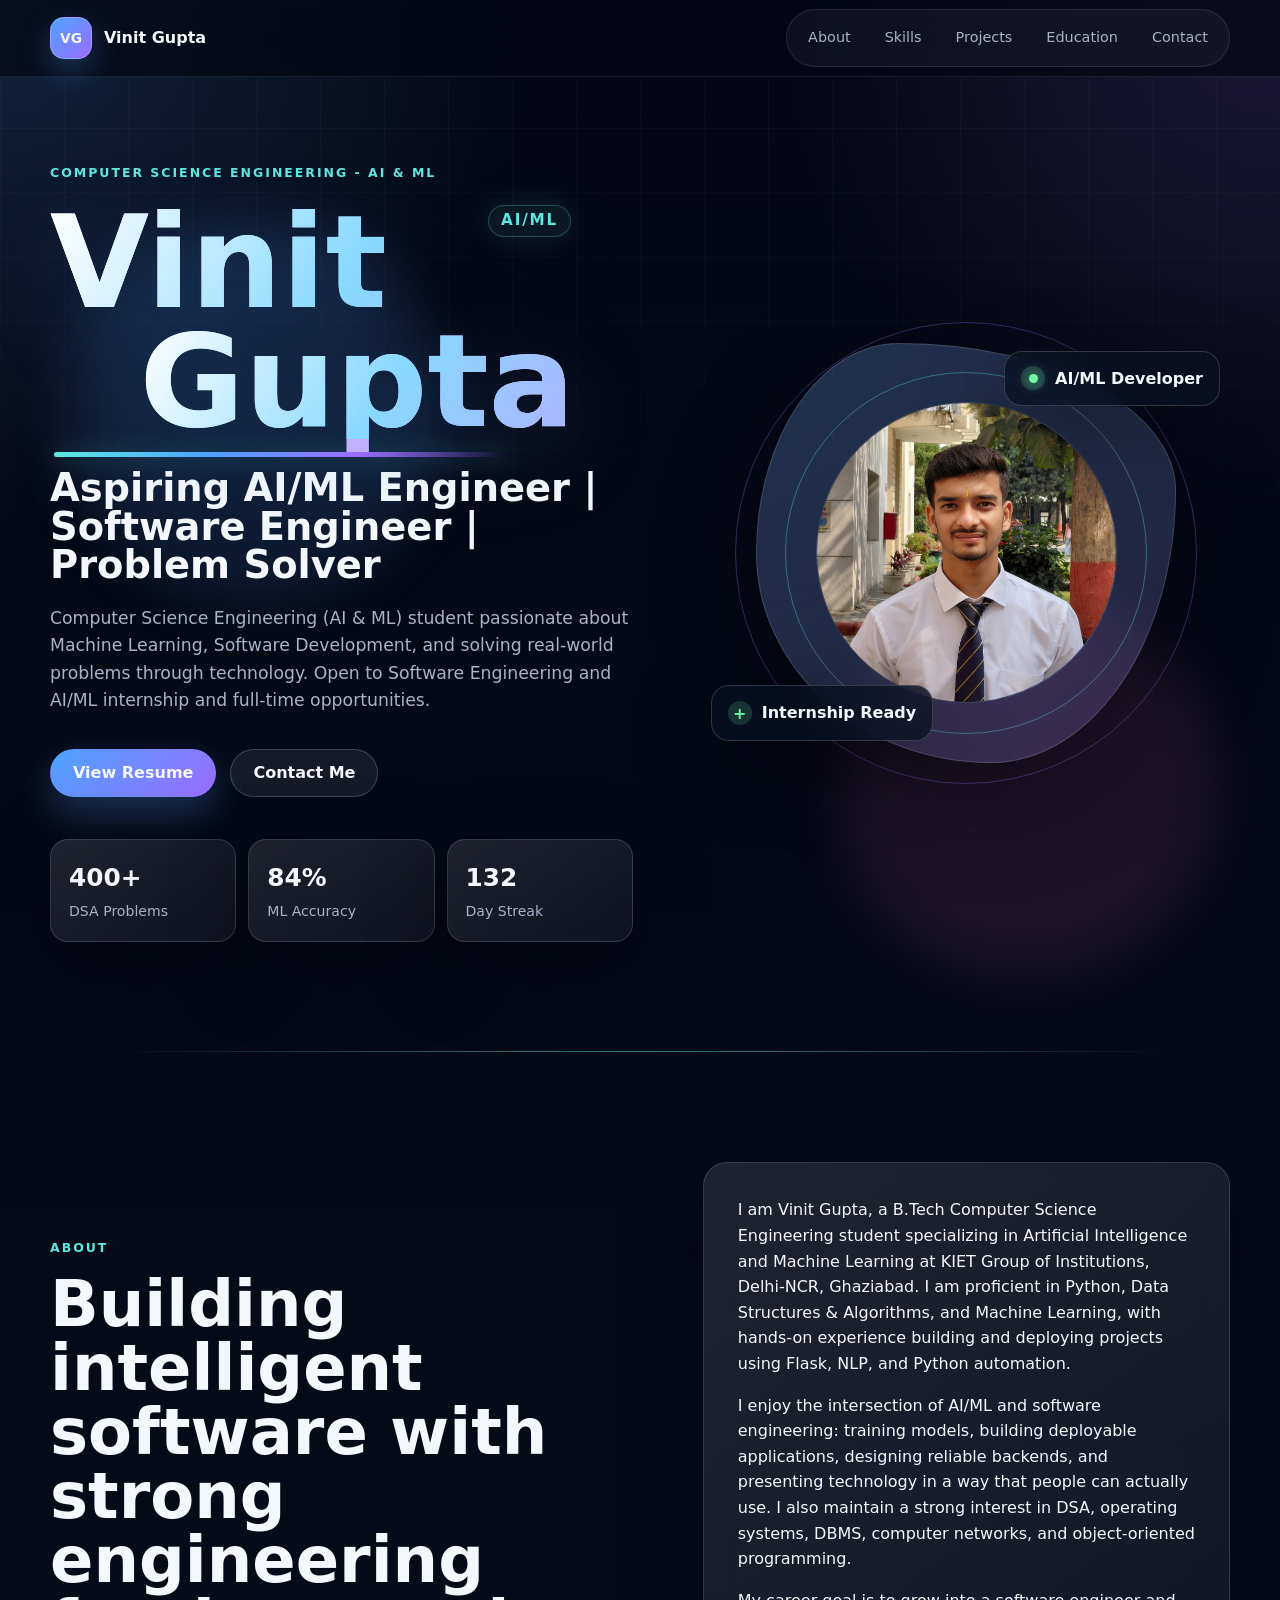
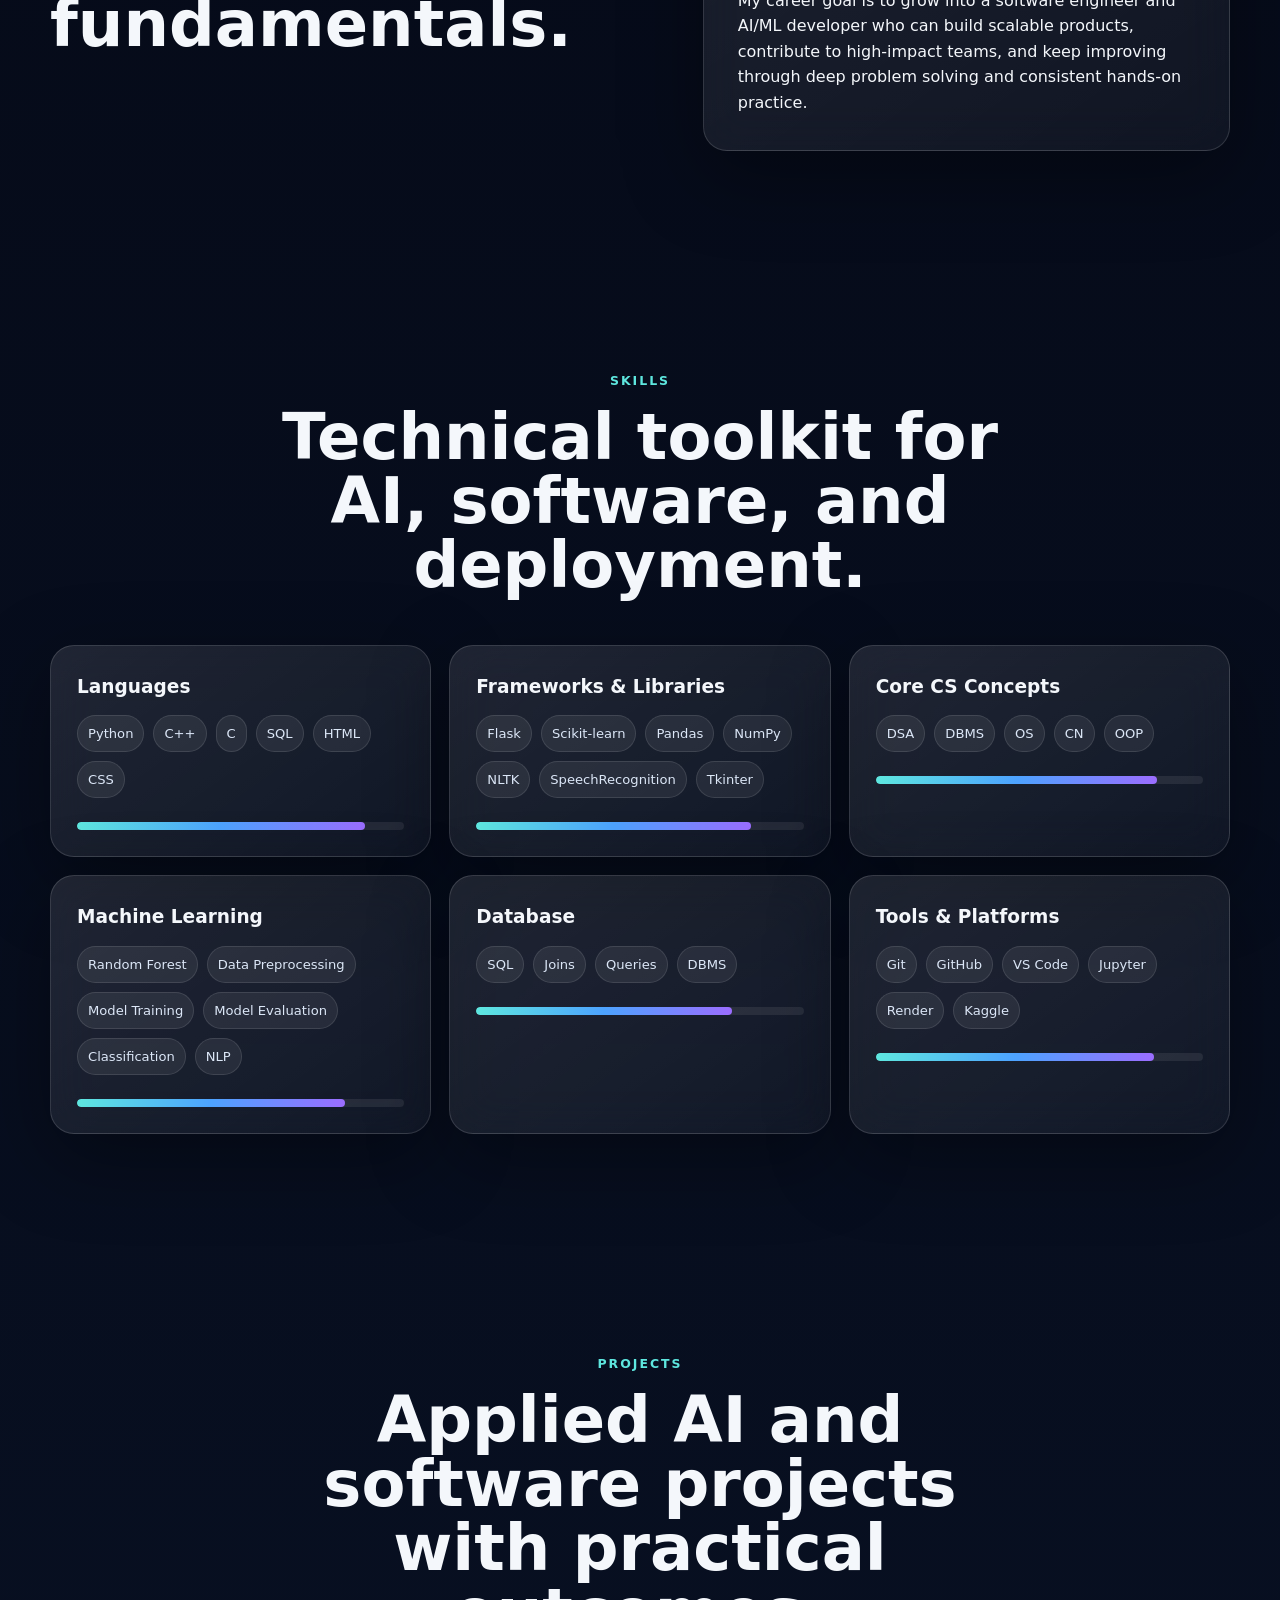
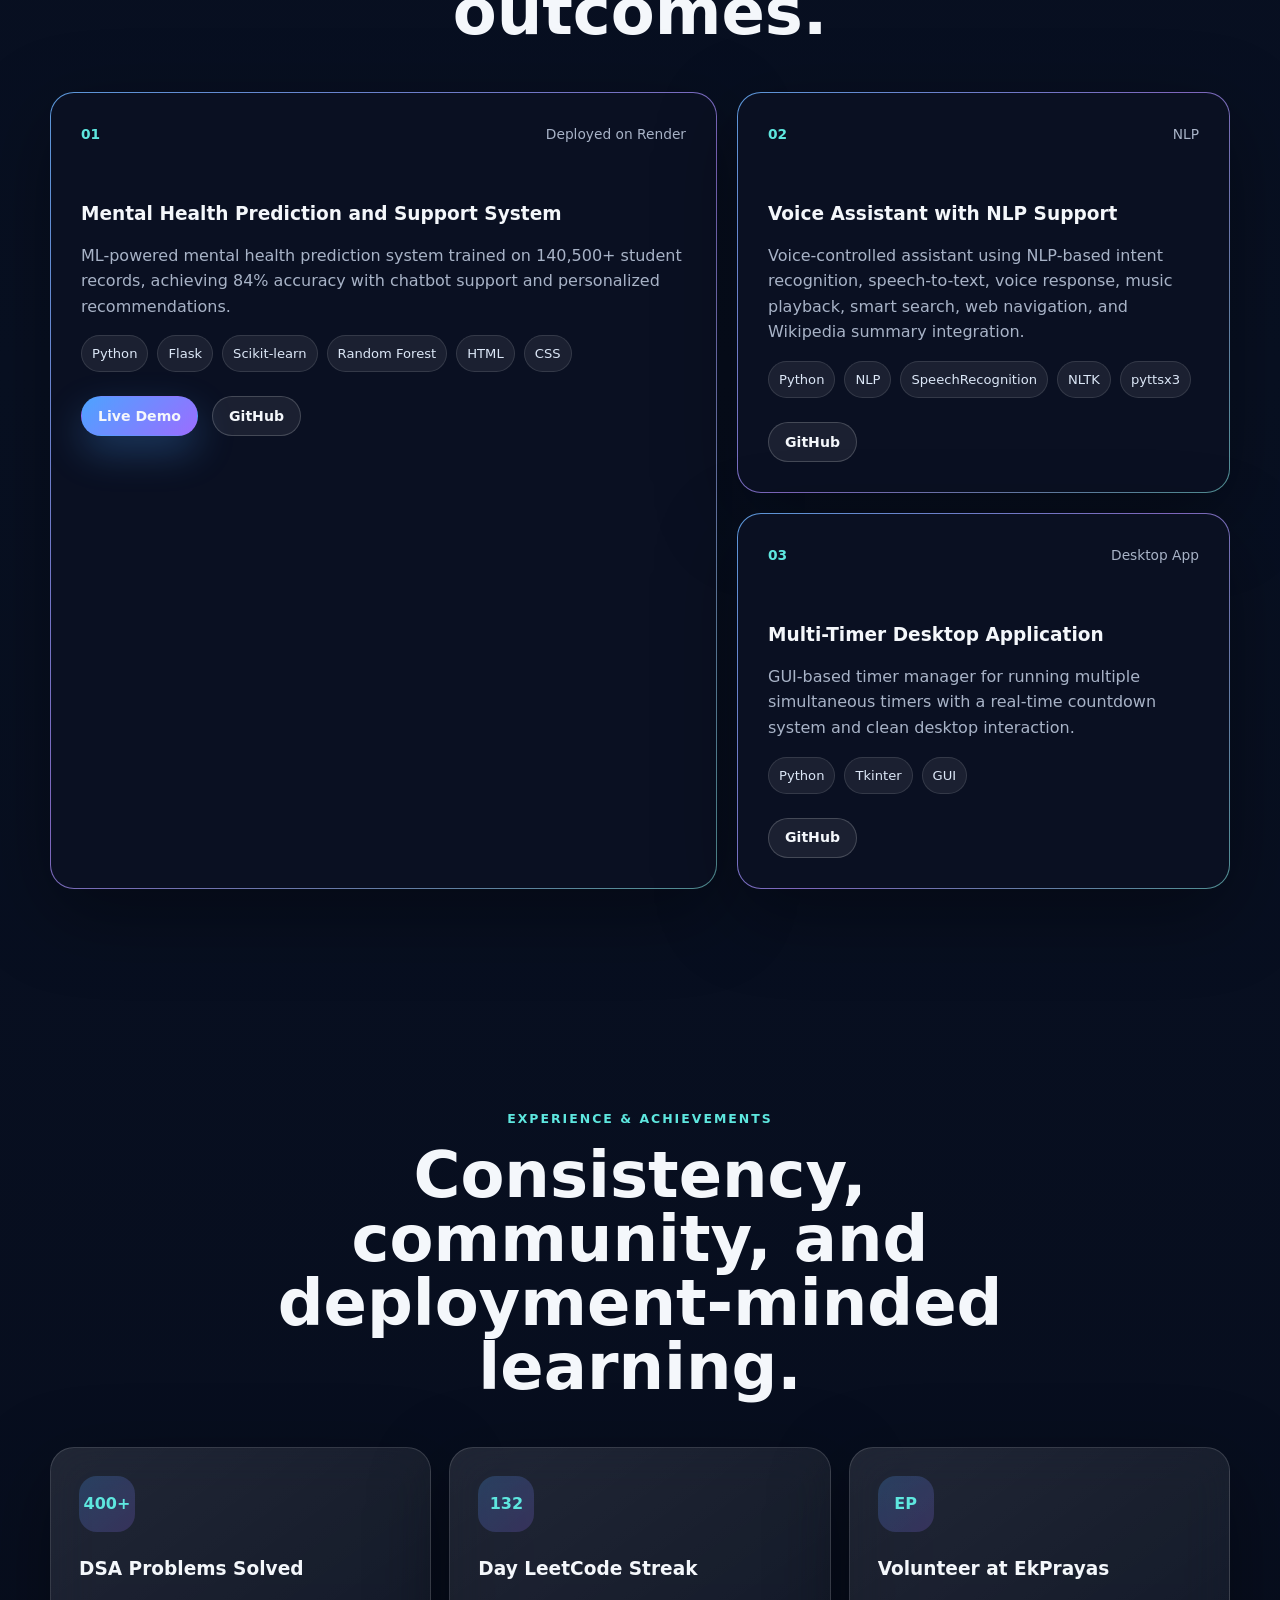
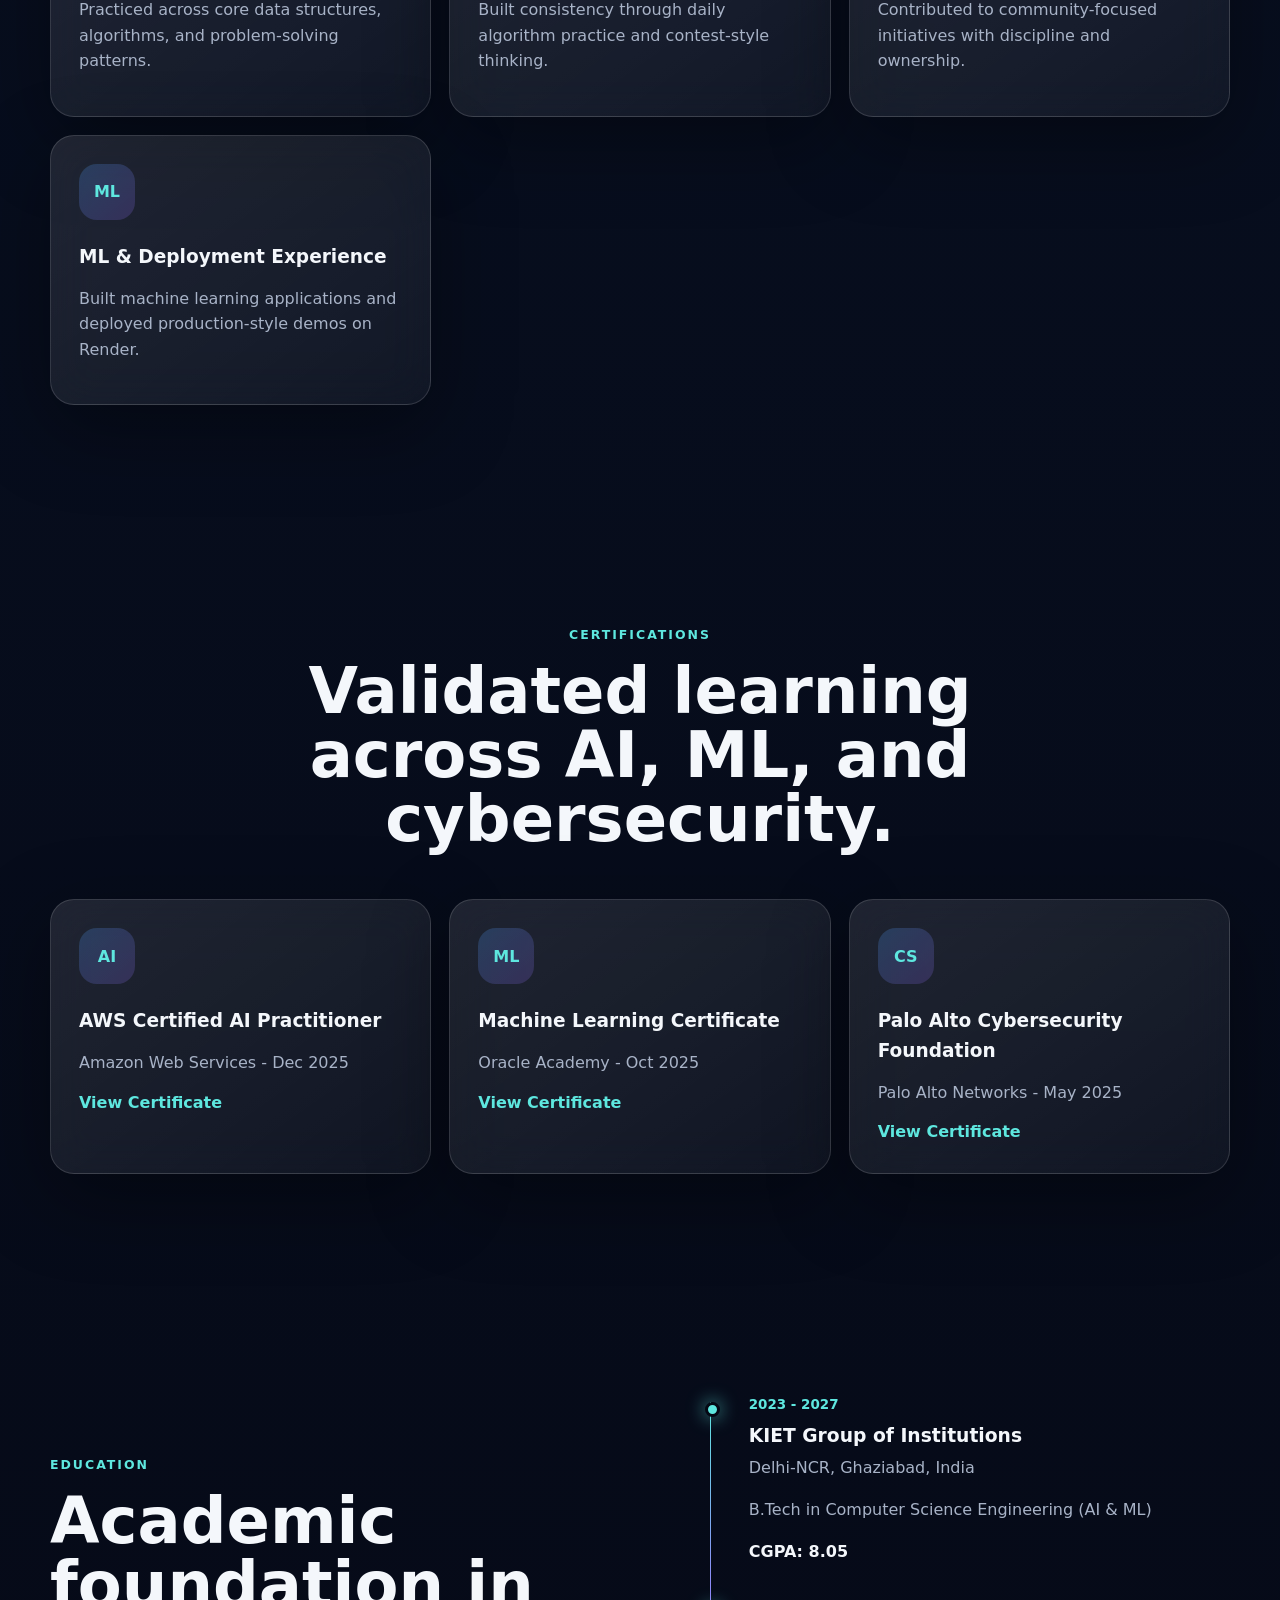
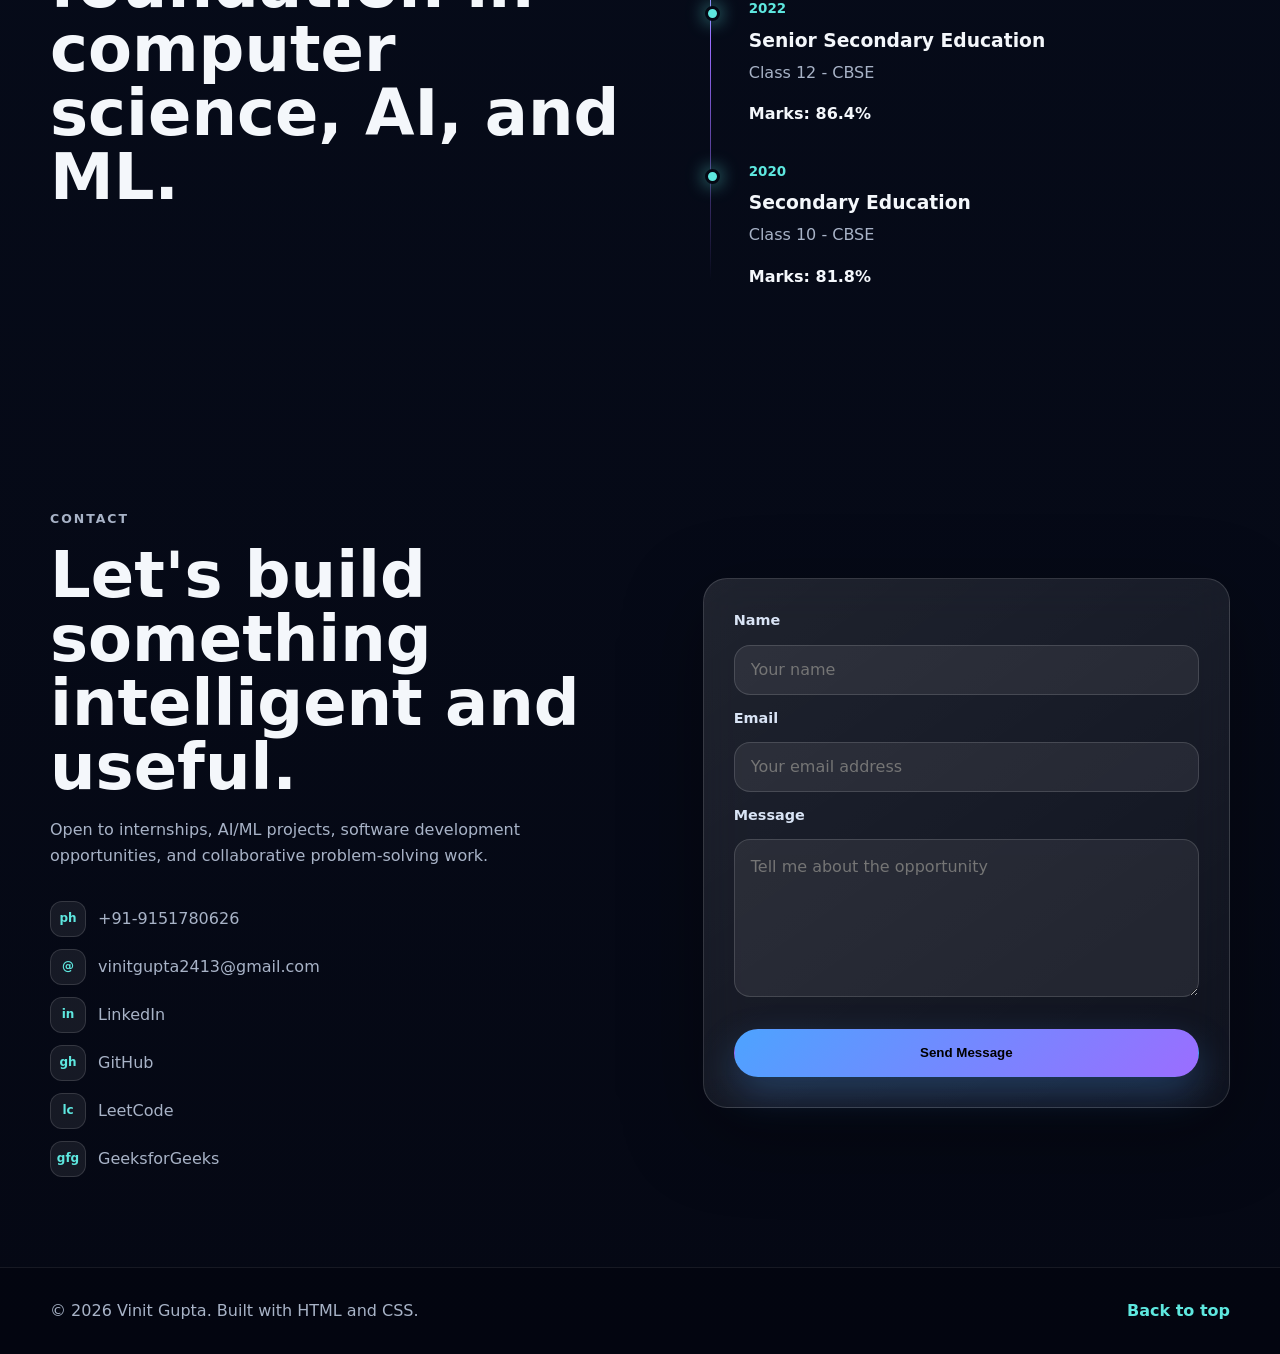
<file: index.html>
<!DOCTYPE html>
<html lang="en">
<head>
  <meta charset="UTF-8">
  <meta name="viewport" content="width=device-width, initial-scale=1.0">
  <meta name="description" content="Vinit Gupta - Aspiring AI/ML Engineer, Software Engineer, and Problem Solver portfolio.">
  <title>Vinit Gupta | AI & ML Engineer</title>
  <link rel="stylesheet" href="./style.css">
</head>
<body>
  <header class="site-header">
    <nav class="navbar" aria-label="Primary navigation">
      <a class="brand" href="#home" aria-label="Vinit Gupta home">
        <span class="brand-mark">VG</span>
        <span>Vinit Gupta</span>
      </a>

      <div class="nav-links">
        <a href="#about">About</a>
        <a href="#skills">Skills</a>
        <a href="#projects">Projects</a>
        <a href="#education">Education</a>
        <a href="#contact">Contact</a>
      </div>
    </nav>
  </header>

  <main>
    <!-- Hero -->
    <section class="hero section" id="home">
      <div class="hero-glow glow-one"></div>
      <div class="hero-glow glow-two"></div>

      <div class="container hero-grid">
        <div class="hero-copy reveal">
          <p class="eyebrow">Computer Science Engineering - AI & ML</p>
          <h1 class="hero-name" aria-label="Vinit Gupta">
            <span>Vinit</span>
            <span>Gupta</span>
          </h1>
          <h2>Aspiring AI/ML Engineer | Software Engineer | Problem Solver</h2>
          <p class="hero-text">
            Computer Science Engineering (AI & ML) student passionate about Machine Learning,
            Software Development, and solving real-world problems through technology. Open to
            Software Engineering and AI/ML internship and full-time opportunities.
          </p>

          <div class="hero-actions">
            <a class="btn primary" href="assets/Vinit_Gupta_Resume.pdf" aria-label="View resume">View Resume</a>
            <a class="btn secondary" href="#contact">Contact Me</a>
          </div>

          <div class="hero-stats" aria-label="Portfolio highlights">
            <div>
              <strong>400+</strong>
              <span>DSA Problems</span>
            </div>
            <div>
              <strong>84%</strong>
              <span>ML Accuracy</span>
            </div>
            <div>
              <strong>132</strong>
              <span>Day Streak</span>
            </div>
          </div>
        </div>

        <div class="profile-panel reveal">
          <div class="profile-card">
            <div class="profile-image" role="img" aria-label="Vinit Gupta professional profile image">
              <img src="assets/images/profile.jpeg" alt="Vinit Gupta profile image">
            </div>
            <div class="orbit orbit-one"></div>
            <div class="orbit orbit-two"></div>
          </div>
          <div class="floating-card card-top">
            <span class="dot active"></span>
            AI/ML Developer
          </div>
          <div class="floating-card card-bottom">
            <span class="spark">+</span>
            Internship Ready
          </div>
        </div>
      </div>
    </section>

    <!-- About -->
    <section class="section" id="about">
      <div class="container two-column">
        <div class="section-heading reveal">
          <p class="eyebrow">About</p>
          <h2>Building intelligent software with strong engineering fundamentals.</h2>
        </div>
        <div class="about-copy glass-card reveal">
          <p>
            I am Vinit Gupta, a B.Tech Computer Science Engineering student specializing in
            Artificial Intelligence and Machine Learning at KIET Group of Institutions,
            Delhi-NCR, Ghaziabad. I am proficient in Python, Data Structures & Algorithms,
            and Machine Learning, with hands-on experience building and deploying projects
            using Flask, NLP, and Python automation.
          </p>
          <p>
            I enjoy the intersection of AI/ML and software engineering: training models,
            building deployable applications, designing reliable backends, and presenting
            technology in a way that people can actually use. I also maintain a strong interest
            in DSA, operating systems, DBMS, computer networks, and object-oriented programming.
          </p>
          <p>
            My career goal is to grow into a software engineer and AI/ML developer who can build
            scalable products, contribute to high-impact teams, and keep improving through deep
            problem solving and consistent hands-on practice.
          </p>
        </div>
      </div>
    </section>

    <!-- Skills -->
    <section class="section" id="skills">
      <div class="container">
        <div class="section-heading centered reveal">
          <p class="eyebrow">Skills</p>
          <h2>Technical toolkit for AI, software, and deployment.</h2>
        </div>

        <div class="skills-grid">
          <article class="skill-card reveal">
            <h3>Languages</h3>
            <div class="badges">
              <span>Python</span><span>C++</span><span>C</span><span>SQL</span><span>HTML</span><span>CSS</span>
            </div>
            <div class="meter"><span style="width: 88%"></span></div>
          </article>
          <article class="skill-card reveal">
            <h3>Frameworks & Libraries</h3>
            <div class="badges">
              <span>Flask</span><span>Scikit-learn</span><span>Pandas</span><span>NumPy</span><span>NLTK</span><span>SpeechRecognition</span><span>Tkinter</span>
            </div>
            <div class="meter"><span style="width: 84%"></span></div>
          </article>
          <article class="skill-card reveal">
            <h3>Core CS Concepts</h3>
            <div class="badges">
              <span>DSA</span><span>DBMS</span><span>OS</span><span>CN</span><span>OOP</span>
            </div>
            <div class="meter"><span style="width: 86%"></span></div>
          </article>
          <article class="skill-card reveal">
            <h3>Machine Learning</h3>
            <div class="badges">
              <span>Random Forest</span><span>Data Preprocessing</span><span>Model Training</span><span>Model Evaluation</span><span>Classification</span><span>NLP</span>
            </div>
            <div class="meter"><span style="width: 82%"></span></div>
          </article>
          <article class="skill-card reveal">
            <h3>Database</h3>
            <div class="badges">
              <span>SQL</span><span>Joins</span><span>Queries</span><span>DBMS</span>
            </div>
            <div class="meter"><span style="width: 78%"></span></div>
          </article>
          <article class="skill-card reveal">
            <h3>Tools & Platforms</h3>
            <div class="badges">
              <span>Git</span><span>GitHub</span><span>VS Code</span><span>Jupyter</span><span>Render</span><span>Kaggle</span>
            </div>
            <div class="meter"><span style="width: 85%"></span></div>
          </article>
        </div>
      </div>
    </section>

    <!-- Projects -->
    <section class="section" id="projects">
      <div class="container">
        <div class="section-heading centered reveal">
          <p class="eyebrow">Projects</p>
          <h2>Applied AI and software projects with practical outcomes.</h2>
        </div>

        <div class="projects-grid">
          <article class="project-card featured reveal">
            <div class="project-topline">
              <span class="project-index">01</span>
              <span class="project-status">Deployed on Render</span>
            </div>
            <h3>Mental Health Prediction and Support System</h3>
            <p>
              ML-powered mental health prediction system trained on 140,500+ student records,
              achieving 84% accuracy with chatbot support and personalized recommendations.
            </p>
            <div class="tags">
              <span>Python</span><span>Flask</span><span>Scikit-learn</span><span>Random Forest</span><span>HTML</span><span>CSS</span>
            </div>
            <div class="project-actions">
              <a class="btn small primary" href="https://mental-health-prediction-system-xrhn.onrender.com/">Live Demo</a>
              <a class="btn small ghost" href="https://github.com/vinitguptaa/Mental-Health-Prediction-System">GitHub</a>
            </div>
          </article>

          <article class="project-card reveal">
            <div class="project-topline">
              <span class="project-index">02</span>
              <span class="project-status">NLP</span>
            </div>
            <h3>Voice Assistant with NLP Support</h3>
            <p>
              Voice-controlled assistant using NLP-based intent recognition, speech-to-text,
              voice response, music playback, smart search, web navigation, and Wikipedia
              summary integration.
            </p>
            <div class="tags">
              <span>Python</span><span>NLP</span><span>SpeechRecognition</span><span>NLTK</span><span>pyttsx3</span>
            </div>
            <div class="project-actions">
              <a class="btn small ghost" href="https://github.com/vinitguptaa/Voice-Assistant-Project">GitHub</a>
            </div>
          </article>

          <article class="project-card reveal">
            <div class="project-topline">
              <span class="project-index">03</span>
              <span class="project-status">Desktop App</span>
            </div>
            <h3>Multi-Timer Desktop Application</h3>
            <p>
              GUI-based timer manager for running multiple simultaneous timers with a real-time
              countdown system and clean desktop interaction.
            </p>
            <div class="tags">
              <span>Python</span><span>Tkinter</span><span>GUI</span>
            </div>
            <div class="project-actions">
              <a class="btn small ghost" href="https://github.com/vinitguptaa/Multi-Timer-GUI">GitHub</a>
            </div>
          </article>
        </div>
      </div>
    </section>

    <!-- Experience and achievements -->
    <section class="section">
      <div class="container">
        <div class="section-heading centered reveal">
          <p class="eyebrow">Experience & Achievements</p>
          <h2>Consistency, community, and deployment-minded learning.</h2>
        </div>

        <div class="achievement-grid">
          <article class="achievement-card reveal">
            <span>400+</span>
            <h3>DSA Problems Solved</h3>
            <p>Practiced across core data structures, algorithms, and problem-solving patterns.</p>
          </article>
          <article class="achievement-card reveal">
            <span>132</span>
            <h3>Day LeetCode Streak</h3>
            <p>Built consistency through daily algorithm practice and contest-style thinking.</p>
          </article>
          <article class="achievement-card reveal">
            <span>EP</span>
            <h3>Volunteer at EkPrayas</h3>
            <p>Contributed to community-focused initiatives with discipline and ownership.</p>
          </article>
          <article class="achievement-card reveal">
            <span>ML</span>
            <h3>ML & Deployment Experience</h3>
            <p>Built machine learning applications and deployed production-style demos on Render.</p>
          </article>
        </div>
      </div>
    </section>

    <!-- Certifications -->
    <section class="section">
      <div class="container">
        <div class="section-heading centered reveal">
          <p class="eyebrow">Certifications</p>
          <h2>Validated learning across AI, ML, and cybersecurity.</h2>
        </div>

        <div class="cert-grid">
          <article class="cert-card reveal">
            <span class="cert-icon">AI</span>
            <h3>AWS Certified AI Practitioner</h3>
            <p>Amazon Web Services - Dec 2025</p>
            <a class="inline-link" href="https://github.com/vinitguptaa/Certificates/blob/355e3b6a2c7c693cef64ff54cdeadff7e3e4d882/AWS%20Certified%20AI%20Practitioner%20certificate.pdf">View Certificate</a>
          </article>
          <article class="cert-card reveal">
            <span class="cert-icon">ML</span>
            <h3>Machine Learning Certificate</h3>
            <p>Oracle Academy - Oct 2025</p>
            <a class="inline-link" href="https://github.com/vinitguptaa/Certificates/blob/355e3b6a2c7c693cef64ff54cdeadff7e3e4d882/Oracle%20Certificate.pdf">View Certificate</a>
          </article>
          <article class="cert-card reveal">
            <span class="cert-icon">CS</span>
            <h3>Palo Alto Cybersecurity Foundation</h3>
            <p>Palo Alto Networks - May 2025</p>
            <a class="inline-link" href="https://github.com/vinitguptaa/Certificates/blob/355e3b6a2c7c693cef64ff54cdeadff7e3e4d882/Cybersecurity_Foundation_Student_Certificate.pdf">View Certificate</a>
          </article>
        </div>
      </div>
    </section>

    <!-- Education timeline -->
    <section class="section" id="education">
      <div class="container two-column">
        <div class="section-heading reveal">
          <p class="eyebrow">Education</p>
          <h2>Academic foundation in computer science, AI, and ML.</h2>
        </div>

        <div class="timeline reveal">
          <article class="timeline-item">
            <span class="timeline-dot"></span>
            <p class="timeline-date">2023 - 2027</p>
            <h3>KIET Group of Institutions</h3>
            <p>Delhi-NCR, Ghaziabad, India</p>
            <p>B.Tech in Computer Science Engineering (AI & ML)</p>
            <strong>CGPA: 8.05</strong>
          </article>
          <article class="timeline-item">
            <span class="timeline-dot"></span>
            <p class="timeline-date">2022</p>
            <h3>Senior Secondary Education</h3>
            <p>Class 12 - CBSE</p>
            <strong>Marks: 86.4%</strong>
          </article>
          <article class="timeline-item">
            <span class="timeline-dot"></span>
            <p class="timeline-date">2020</p>
            <h3>Secondary Education</h3>
            <p>Class 10 - CBSE</p>
            <strong>Marks: 81.8%</strong>
          </article>
        </div>
      </div>
    </section>

    <!-- Contact -->
    <section class="section contact-section" id="contact">
      <div class="container contact-grid">
        <div class="contact-copy reveal">
          <p class="eyebrow">Contact</p>
          <h2>Let's build something intelligent and useful.</h2>
          <p>
            Open to internships, AI/ML projects, software development opportunities, and
            collaborative problem-solving work.
          </p>

          <div class="contact-list">
            <a href="tel:+919151780626"><span>ph</span>+91-9151780626</a>
            <a href="mailto:vinitgupta2413@gmail.com"><span>@</span>vinitgupta2413@gmail.com</a>
            <a href="https://www.linkedin.com/in/vinit-gupta-35a361295/"><span>in</span>LinkedIn</a>
            <a href="https://github.com/vinitguptaa"><span>gh</span>GitHub</a>
            <a href="https://leetcode.com/u/Vinit_Gupta24/"><span>lc</span>LeetCode</a>
            <a href="https://www.geeksforgeeks.org/profile/vinitg"><span>gfg</span>GeeksforGeeks</a>
          </div>
        </div>

        <form id="contact-form" class="contact-form glass-card reveal" action="https://formsubmit.co/vinitgupta2413@gmail.com" method="POST">
          <label for="name">Name</label>
          <input id="name" name="name" type="text" placeholder="Your name" required>

          <label for="email">Email</label>
          <input id="email" name="email" type="email" placeholder="Your email address" required>

          <label for="message">Message</label>
          <textarea id="message" name="message" rows="5" placeholder="Tell me about the opportunity" required></textarea>

          <input type="hidden" name="_subject" value="New message from portfolio site">
          <input type="hidden" name="_captcha" value="false">
          <input type="hidden" name="_next" value="/thank-you.html">
          <div id="form-status" aria-live="polite" style="margin-top:0.5rem;color:var(--muted)"></div>

          <button class="btn primary" type="submit">Send Message</button>
        </form>
      </div>
    </section>
  </main>

  <footer class="site-footer">
    <div class="container footer-inner">
      <p>&copy; 2026 Vinit Gupta. Built with HTML and CSS.</p>
      <a href="#home">Back to top</a>
    </div>
  </footer>
</body>
</html>

  <script>
  document.addEventListener('DOMContentLoaded', function () {
    const form = document.getElementById('contact-form');
    const status = document.getElementById('form-status');
    if (!form) return;

    form.addEventListener('submit', async function (e) {
      e.preventDefault();
      status.style.color = 'initial';
      status.textContent = 'Sending...';
      const data = new FormData(form);

      try {
        const res = await fetch(form.action, {
          method: form.method,
          body: data,
          headers: { 'Accept': 'application/json' }
        });

        if (res.ok) {
          // Redirect to local thank-you page so visitors only see your page
          window.location.href = '/thank-you.html';
        } else {
          const json = await res.json().catch(() => ({}));
          status.style.color = 'crimson';
          status.textContent = json.error || 'Sorry — there was a problem sending your message.';
        }
      } catch (err) {
        status.style.color = 'crimson';
        status.textContent = 'Network error — please try again later.';
      }
    });
  });
  </script>
</file>
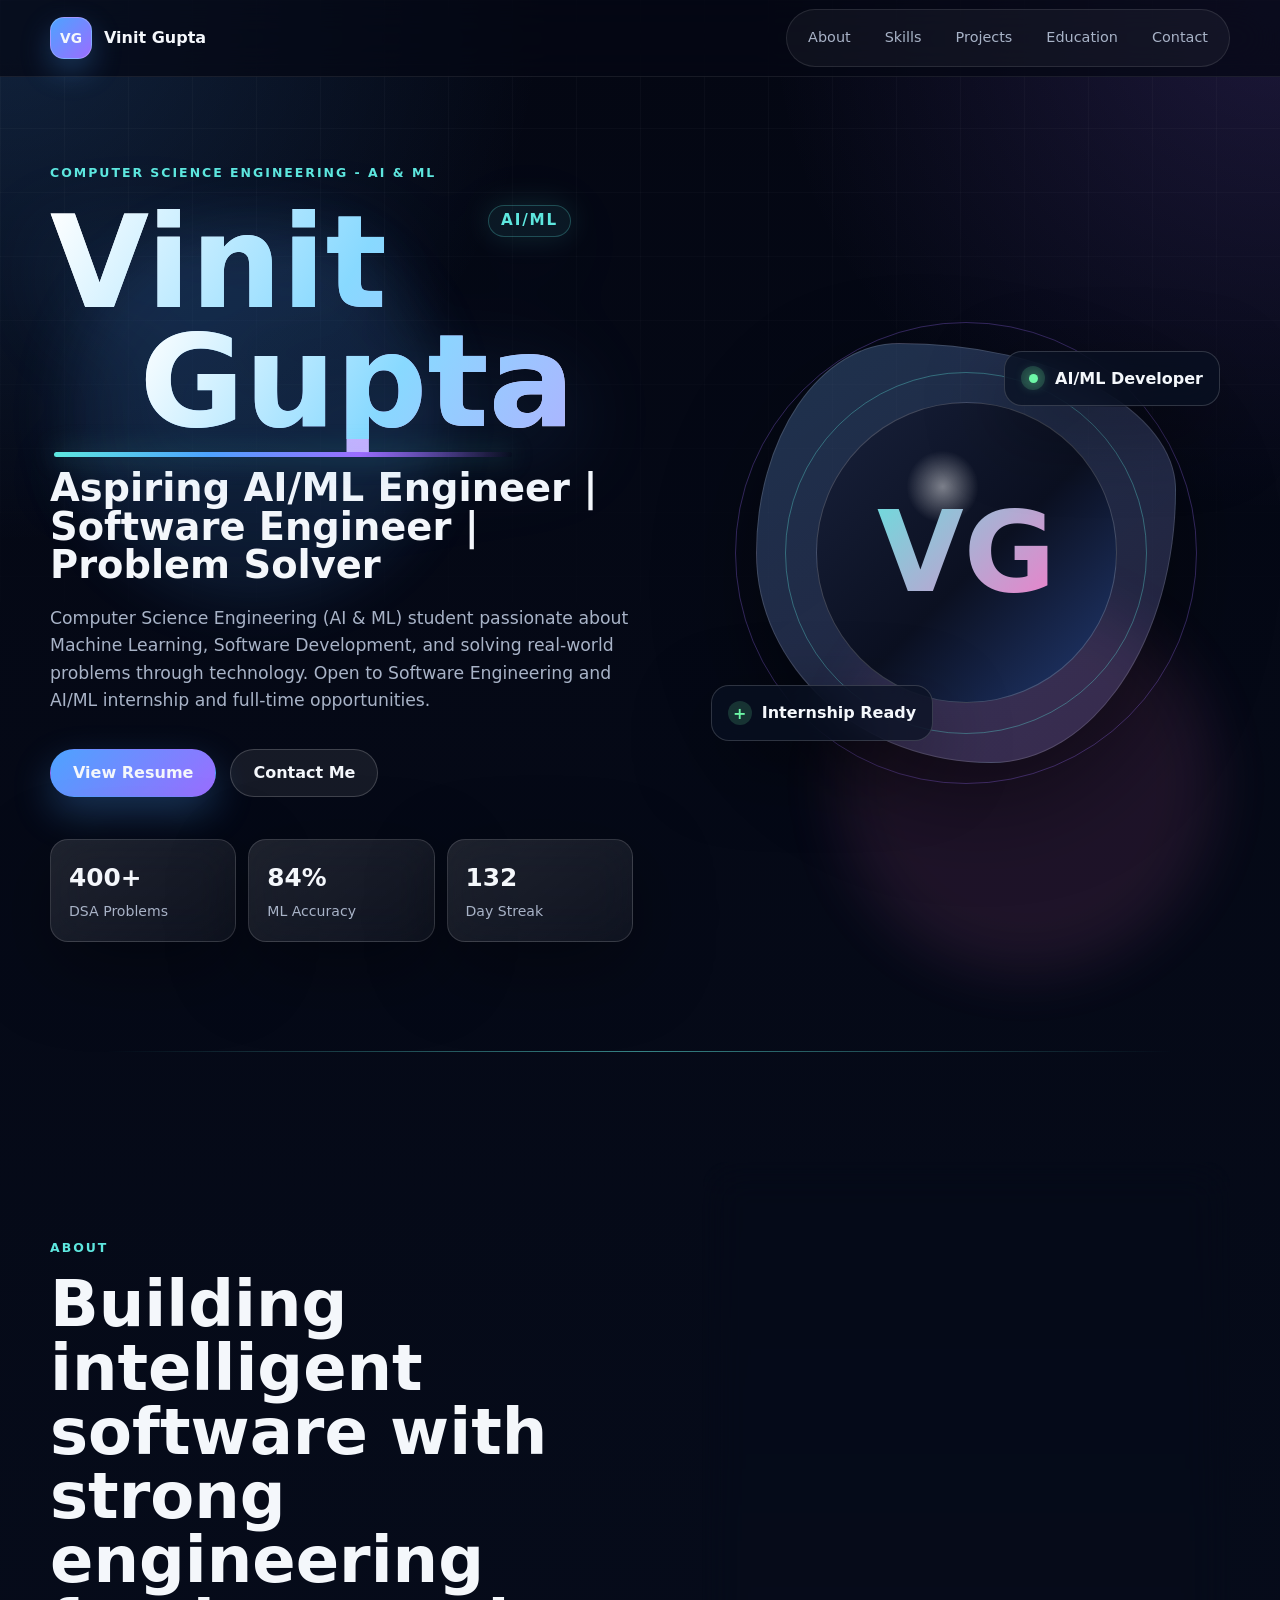
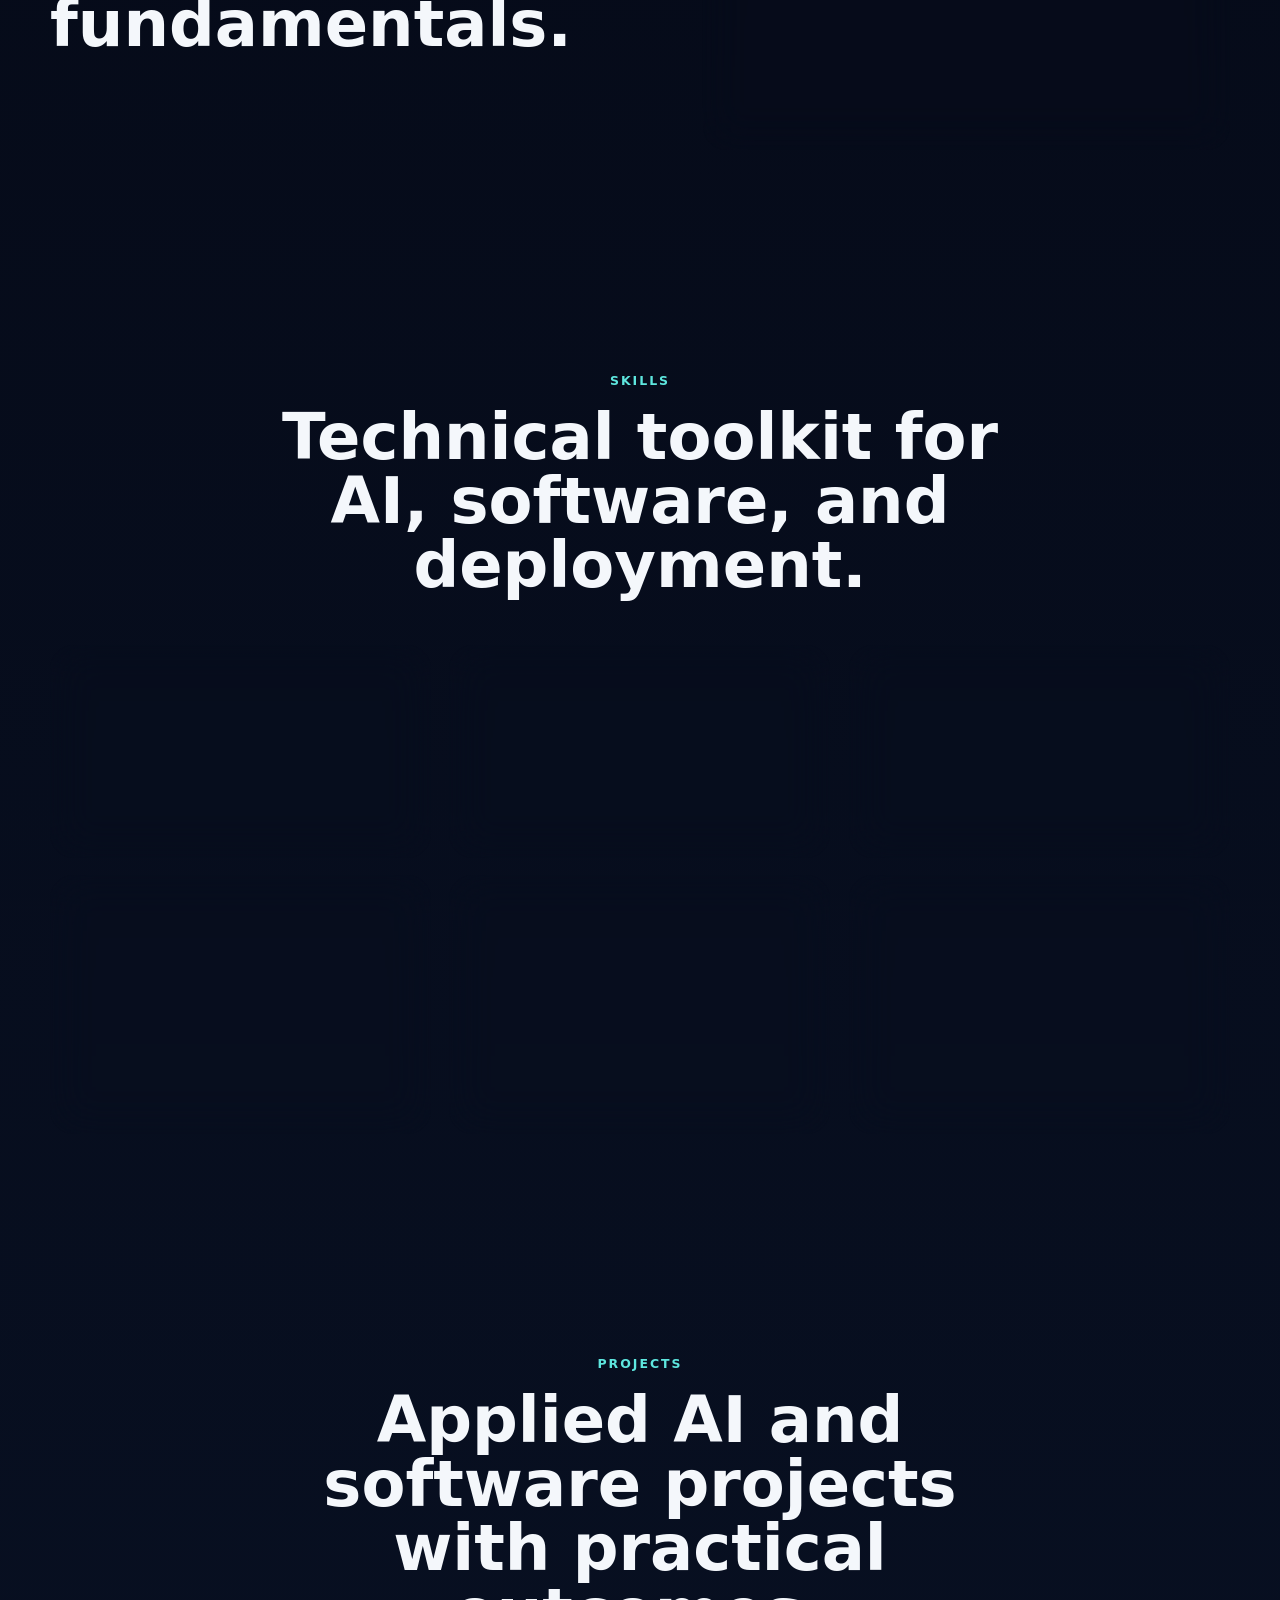
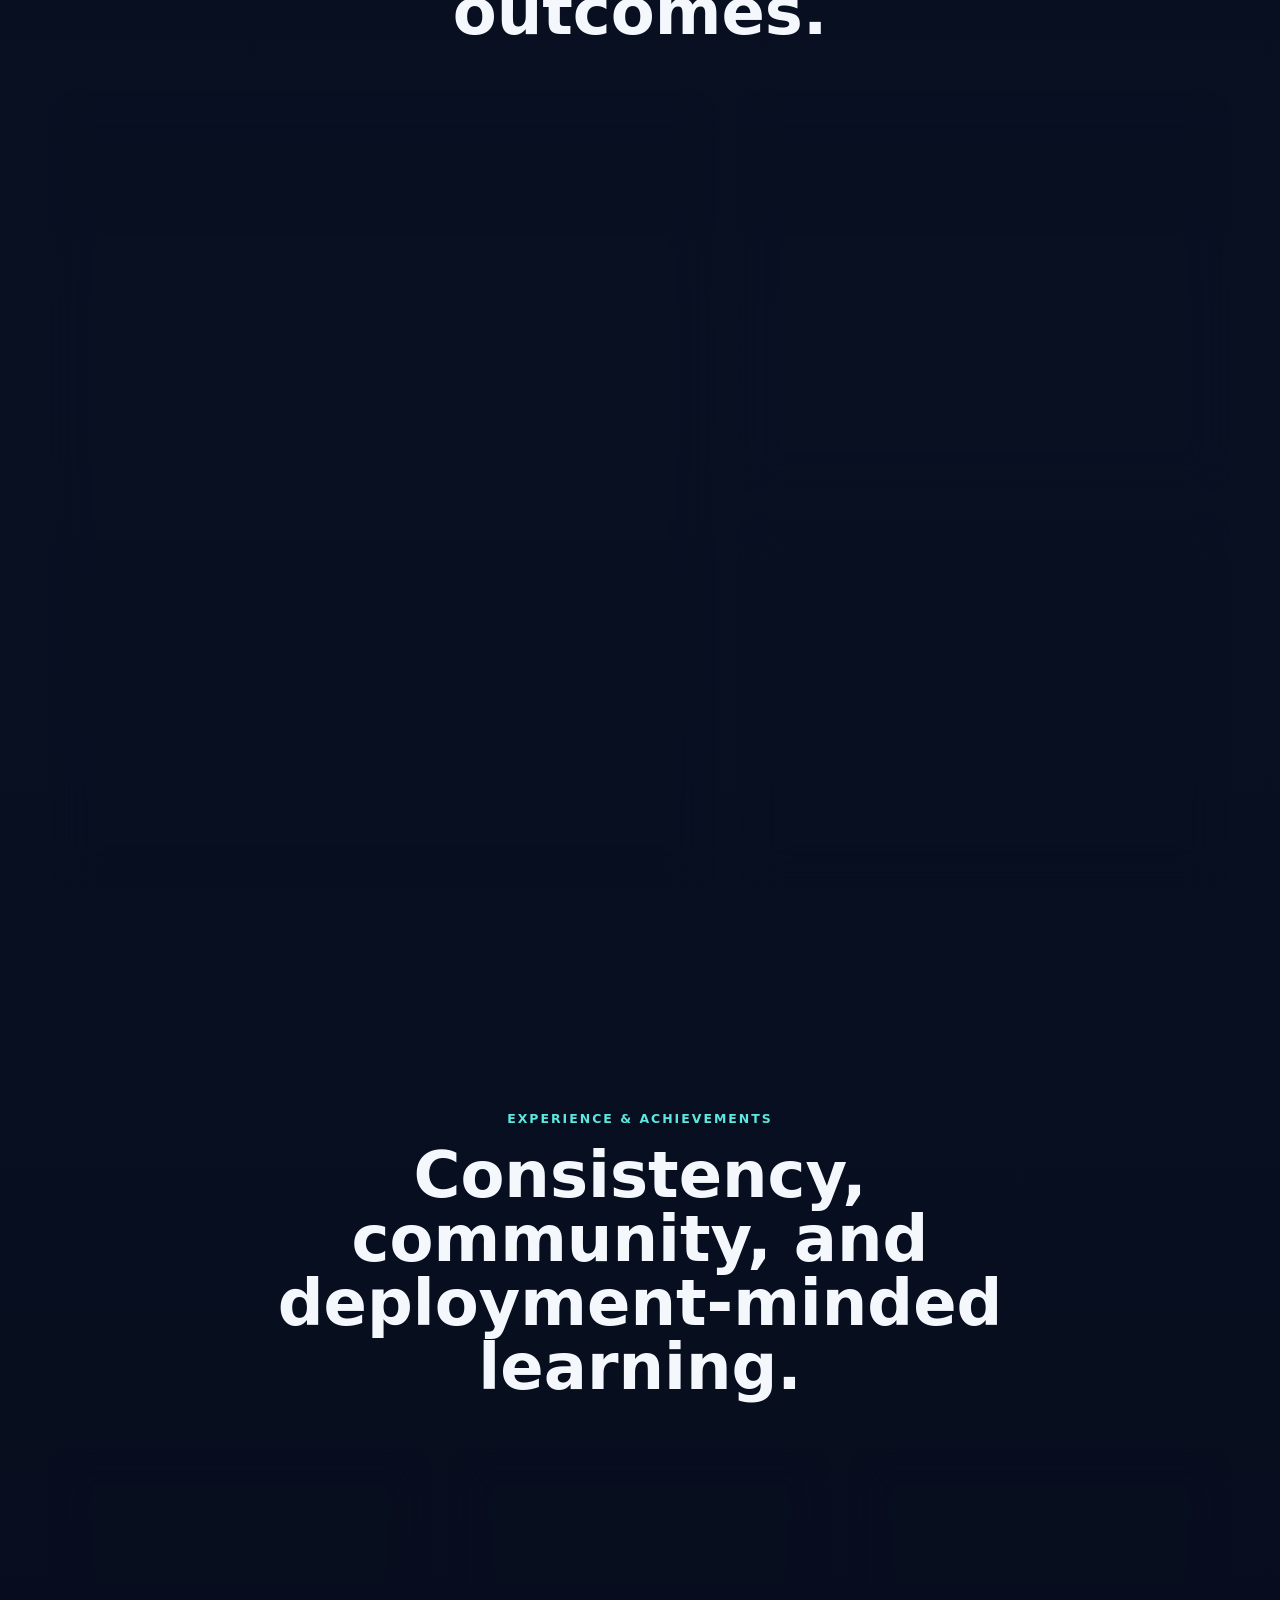
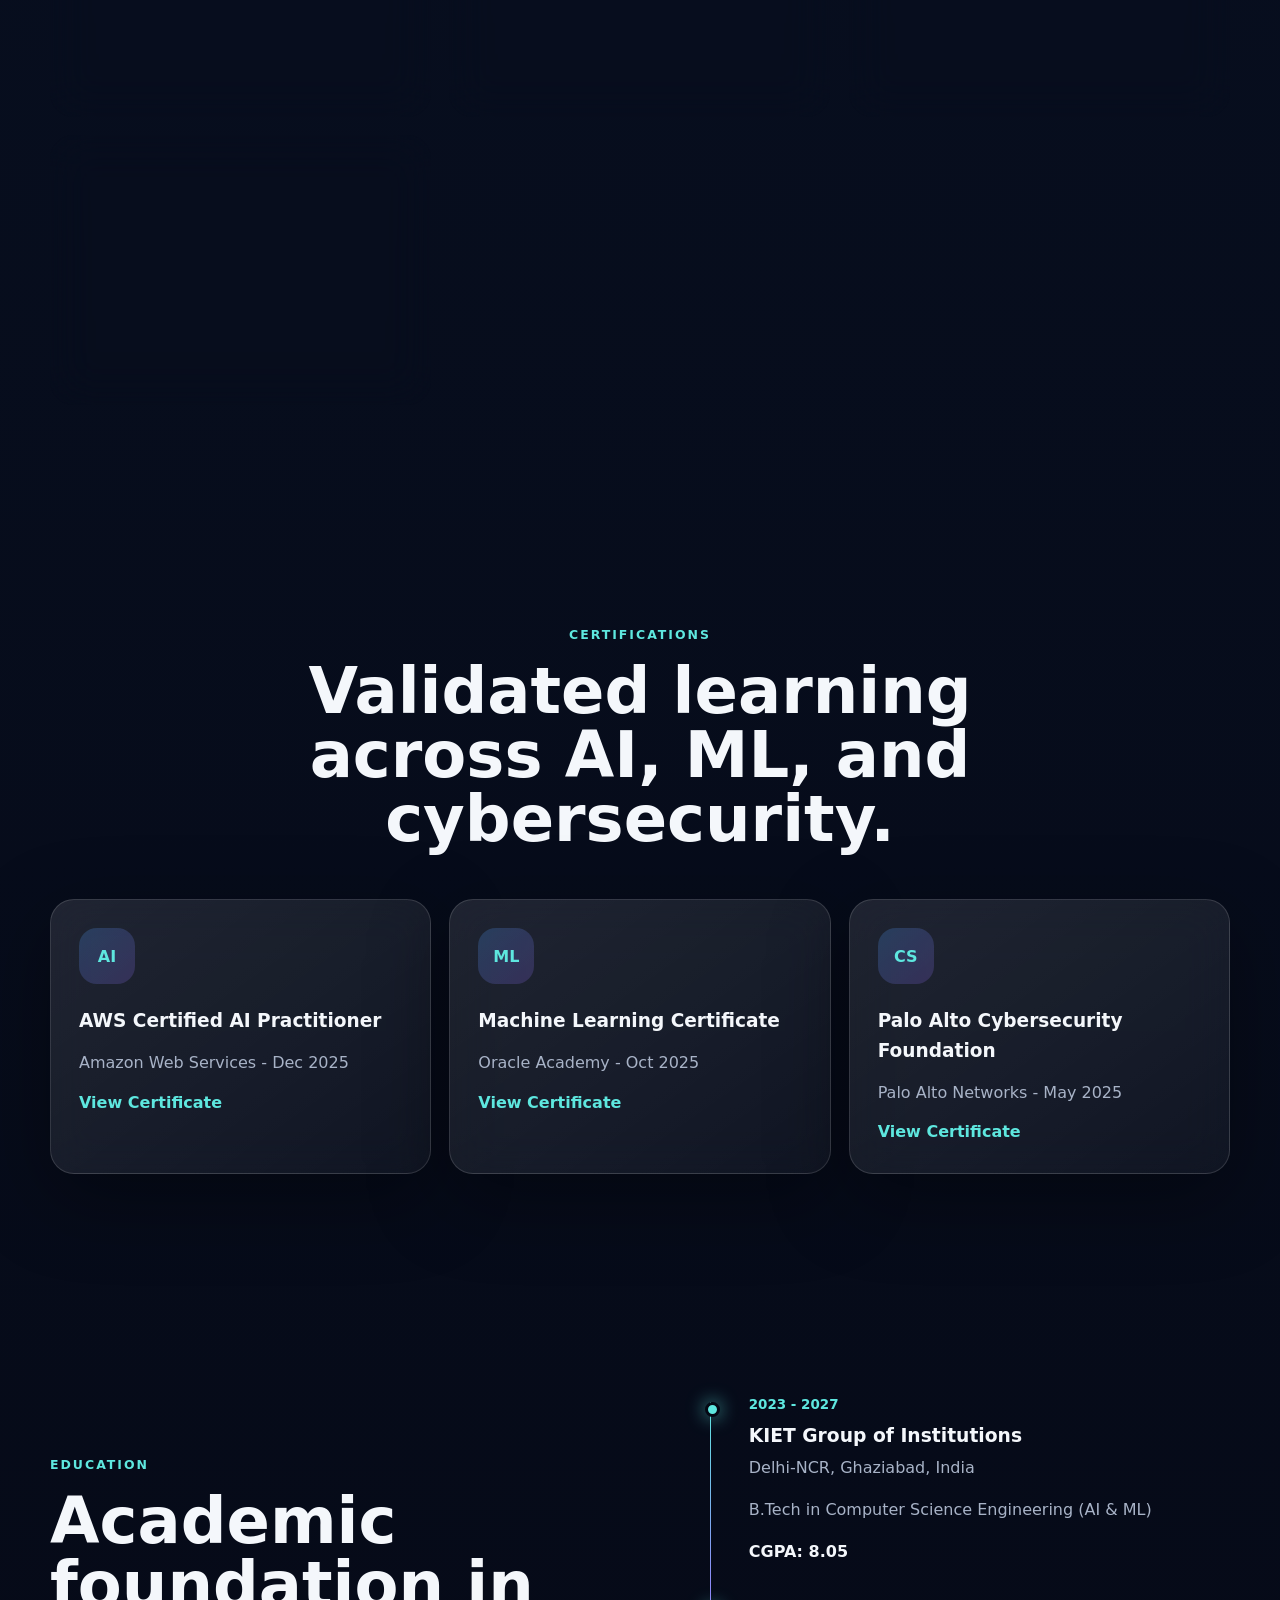
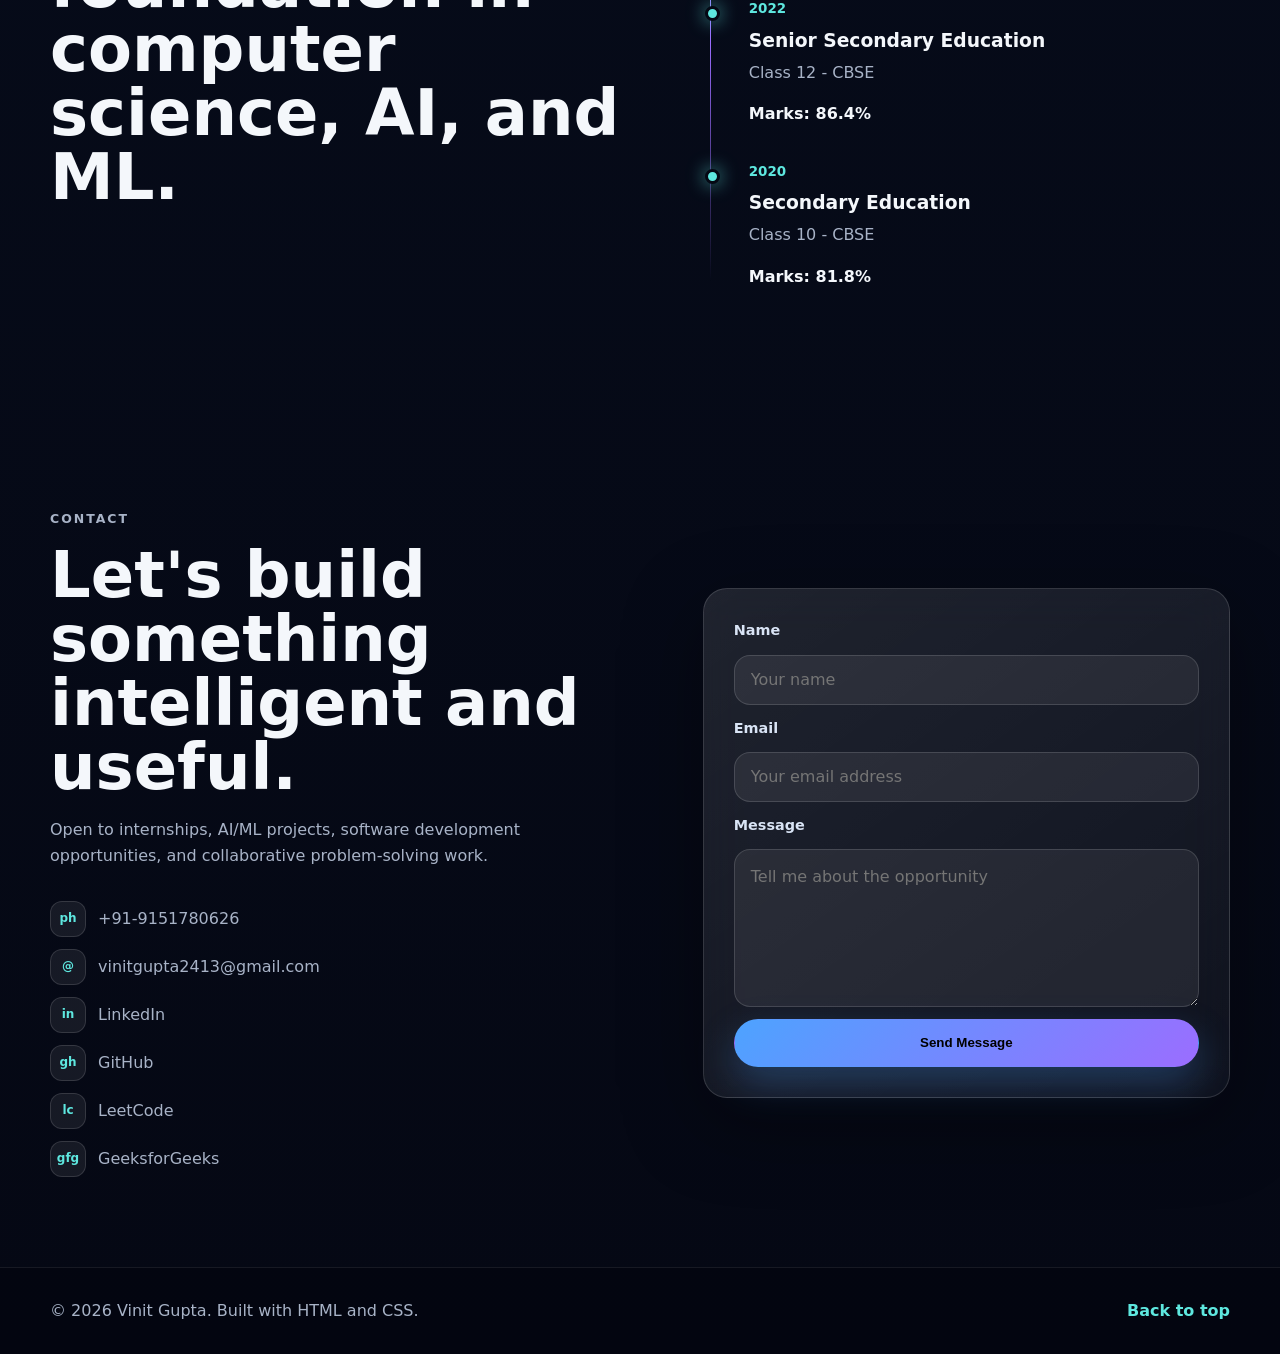
<file: portfolio/index.html>
<!DOCTYPE html>
<html lang="en">
<head>
  <meta charset="UTF-8">
  <meta name="viewport" content="width=device-width, initial-scale=1.0">
  <meta name="description" content="Vinit Gupta - Aspiring AI/ML Engineer, Software Engineer, and Problem Solver portfolio.">
  <title>Vinit Gupta | AI & ML Engineer</title>
  <link rel="stylesheet" href="./style.css">
</head>
<body>
  <header class="site-header">
    <nav class="navbar" aria-label="Primary navigation">
      <a class="brand" href="#home" aria-label="Vinit Gupta home">
        <span class="brand-mark">VG</span>
        <span>Vinit Gupta</span>
      </a>

      <div class="nav-links">
        <a href="#about">About</a>
        <a href="#skills">Skills</a>
        <a href="#projects">Projects</a>
        <a href="#education">Education</a>
        <a href="#contact">Contact</a>
      </div>
    </nav>
  </header>

  <main>
    <!-- Hero -->
    <section class="hero section" id="home">
      <div class="hero-glow glow-one"></div>
      <div class="hero-glow glow-two"></div>

      <div class="container hero-grid">
        <div class="hero-copy reveal">
          <p class="eyebrow">Computer Science Engineering - AI & ML</p>
          <h1 class="hero-name" aria-label="Vinit Gupta">
            <span>Vinit</span>
            <span>Gupta</span>
          </h1>
          <h2>Aspiring AI/ML Engineer | Software Engineer | Problem Solver</h2>
          <p class="hero-text">
            Computer Science Engineering (AI & ML) student passionate about Machine Learning,
            Software Development, and solving real-world problems through technology. Open to
            Software Engineering and AI/ML internship and full-time opportunities.
          </p>

          <div class="hero-actions">
            <a class="btn primary" href="assets/Vinit_Gupta_Resume.pdf" aria-label="View resume">View Resume</a>
            <a class="btn secondary" href="#contact">Contact Me</a>
          </div>

          <div class="hero-stats" aria-label="Portfolio highlights">
            <div>
              <strong>400+</strong>
              <span>DSA Problems</span>
            </div>
            <div>
              <strong>84%</strong>
              <span>ML Accuracy</span>
            </div>
            <div>
              <strong>132</strong>
              <span>Day Streak</span>
            </div>
          </div>
        </div>

        <div class="profile-panel reveal">
          <div class="profile-card">
            <div class="profile-image" role="img" aria-label="Vinit Gupta professional profile monogram">
              <span>VG</span>
            </div>
            <div class="orbit orbit-one"></div>
            <div class="orbit orbit-two"></div>
          </div>
          <div class="floating-card card-top">
            <span class="dot active"></span>
            AI/ML Developer
          </div>
          <div class="floating-card card-bottom">
            <span class="spark">+</span>
            Internship Ready
          </div>
        </div>
      </div>
    </section>

    <!-- About -->
    <section class="section" id="about">
      <div class="container two-column">
        <div class="section-heading reveal">
          <p class="eyebrow">About</p>
          <h2>Building intelligent software with strong engineering fundamentals.</h2>
        </div>
        <div class="about-copy glass-card reveal">
          <p>
            I am Vinit Gupta, a B.Tech Computer Science Engineering student specializing in
            Artificial Intelligence and Machine Learning at KIET Group of Institutions,
            Delhi-NCR, Ghaziabad. I am proficient in Python, Data Structures & Algorithms,
            and Machine Learning, with hands-on experience building and deploying projects
            using Flask, NLP, and Python automation.
          </p>
          <p>
            I enjoy the intersection of AI/ML and software engineering: training models,
            building deployable applications, designing reliable backends, and presenting
            technology in a way that people can actually use. I also maintain a strong interest
            in DSA, operating systems, DBMS, computer networks, and object-oriented programming.
          </p>
          <p>
            My career goal is to grow into a software engineer and AI/ML developer who can build
            scalable products, contribute to high-impact teams, and keep improving through deep
            problem solving and consistent hands-on practice.
          </p>
        </div>
      </div>
    </section>

    <!-- Skills -->
    <section class="section" id="skills">
      <div class="container">
        <div class="section-heading centered reveal">
          <p class="eyebrow">Skills</p>
          <h2>Technical toolkit for AI, software, and deployment.</h2>
        </div>

        <div class="skills-grid">
          <article class="skill-card reveal">
            <h3>Languages</h3>
            <div class="badges">
              <span>Python</span><span>C++</span><span>C</span><span>SQL</span><span>HTML</span><span>CSS</span>
            </div>
            <div class="meter"><span style="width: 88%"></span></div>
          </article>
          <article class="skill-card reveal">
            <h3>Frameworks & Libraries</h3>
            <div class="badges">
              <span>Flask</span><span>Scikit-learn</span><span>Pandas</span><span>NumPy</span><span>NLTK</span><span>SpeechRecognition</span><span>Tkinter</span>
            </div>
            <div class="meter"><span style="width: 84%"></span></div>
          </article>
          <article class="skill-card reveal">
            <h3>Core CS Concepts</h3>
            <div class="badges">
              <span>DSA</span><span>DBMS</span><span>OS</span><span>CN</span><span>OOP</span>
            </div>
            <div class="meter"><span style="width: 86%"></span></div>
          </article>
          <article class="skill-card reveal">
            <h3>Machine Learning</h3>
            <div class="badges">
              <span>Random Forest</span><span>Data Preprocessing</span><span>Model Training</span><span>Model Evaluation</span><span>Classification</span><span>NLP</span>
            </div>
            <div class="meter"><span style="width: 82%"></span></div>
          </article>
          <article class="skill-card reveal">
            <h3>Database</h3>
            <div class="badges">
              <span>SQL</span><span>Joins</span><span>Queries</span><span>DBMS</span>
            </div>
            <div class="meter"><span style="width: 78%"></span></div>
          </article>
          <article class="skill-card reveal">
            <h3>Tools & Platforms</h3>
            <div class="badges">
              <span>Git</span><span>GitHub</span><span>VS Code</span><span>Jupyter</span><span>Render</span><span>Kaggle</span>
            </div>
            <div class="meter"><span style="width: 85%"></span></div>
          </article>
        </div>
      </div>
    </section>

    <!-- Projects -->
    <section class="section" id="projects">
      <div class="container">
        <div class="section-heading centered reveal">
          <p class="eyebrow">Projects</p>
          <h2>Applied AI and software projects with practical outcomes.</h2>
        </div>

        <div class="projects-grid">
          <article class="project-card featured reveal">
            <div class="project-topline">
              <span class="project-index">01</span>
              <span class="project-status">Deployed on Render</span>
            </div>
            <h3>Mental Health Prediction and Support System</h3>
            <p>
              ML-powered mental health prediction system trained on 140,500+ student records,
              achieving 84% accuracy with chatbot support and personalized recommendations.
            </p>
            <div class="tags">
              <span>Python</span><span>Flask</span><span>Scikit-learn</span><span>Random Forest</span><span>HTML</span><span>CSS</span>
            </div>
            <div class="project-actions">
              <a class="btn small primary" href="https://mental-health-prediction-system-xrhn.onrender.com/">Live Demo</a>
              <a class="btn small ghost" href="https://github.com/vinitguptaa/Mental-Health-Prediction-System">GitHub</a>
            </div>
          </article>

          <article class="project-card reveal">
            <div class="project-topline">
              <span class="project-index">02</span>
              <span class="project-status">NLP</span>
            </div>
            <h3>Voice Assistant with NLP Support</h3>
            <p>
              Voice-controlled assistant using NLP-based intent recognition, speech-to-text,
              voice response, music playback, smart search, web navigation, and Wikipedia
              summary integration.
            </p>
            <div class="tags">
              <span>Python</span><span>NLP</span><span>SpeechRecognition</span><span>NLTK</span><span>pyttsx3</span>
            </div>
            <div class="project-actions">
              <a class="btn small ghost" href="https://github.com/vinitguptaa/Voice-Assistant-Project">GitHub</a>
            </div>
          </article>

          <article class="project-card reveal">
            <div class="project-topline">
              <span class="project-index">03</span>
              <span class="project-status">Desktop App</span>
            </div>
            <h3>Multi-Timer Desktop Application</h3>
            <p>
              GUI-based timer manager for running multiple simultaneous timers with a real-time
              countdown system and clean desktop interaction.
            </p>
            <div class="tags">
              <span>Python</span><span>Tkinter</span><span>GUI</span>
            </div>
            <div class="project-actions">
              <a class="btn small ghost" href="https://github.com/vinitguptaa/Multi-Timer-GUI">GitHub</a>
            </div>
          </article>
        </div>
      </div>
    </section>

    <!-- Experience and achievements -->
    <section class="section">
      <div class="container">
        <div class="section-heading centered reveal">
          <p class="eyebrow">Experience & Achievements</p>
          <h2>Consistency, community, and deployment-minded learning.</h2>
        </div>

        <div class="achievement-grid">
          <article class="achievement-card reveal">
            <span>400+</span>
            <h3>DSA Problems Solved</h3>
            <p>Practiced across core data structures, algorithms, and problem-solving patterns.</p>
          </article>
          <article class="achievement-card reveal">
            <span>132</span>
            <h3>Day LeetCode Streak</h3>
            <p>Built consistency through daily algorithm practice and contest-style thinking.</p>
          </article>
          <article class="achievement-card reveal">
            <span>EP</span>
            <h3>Volunteer at EkPrayas</h3>
            <p>Contributed to community-focused initiatives with discipline and ownership.</p>
          </article>
          <article class="achievement-card reveal">
            <span>ML</span>
            <h3>ML & Deployment Experience</h3>
            <p>Built machine learning applications and deployed production-style demos on Render.</p>
          </article>
        </div>
      </div>
    </section>

    <!-- Certifications -->
    <section class="section">
      <div class="container">
        <div class="section-heading centered reveal">
          <p class="eyebrow">Certifications</p>
          <h2>Validated learning across AI, ML, and cybersecurity.</h2>
        </div>

        <div class="cert-grid">
          <article class="cert-card reveal">
            <span class="cert-icon">AI</span>
            <h3>AWS Certified AI Practitioner</h3>
            <p>Amazon Web Services - Dec 2025</p>
            <a class="inline-link" href="https://github.com/vinitguptaa/Certificates/blob/355e3b6a2c7c693cef64ff54cdeadff7e3e4d882/AWS%20Certified%20AI%20Practitioner%20certificate.pdf">View Certificate</a>
          </article>
          <article class="cert-card reveal">
            <span class="cert-icon">ML</span>
            <h3>Machine Learning Certificate</h3>
            <p>Oracle Academy - Oct 2025</p>
            <a class="inline-link" href="https://github.com/vinitguptaa/Certificates/blob/355e3b6a2c7c693cef64ff54cdeadff7e3e4d882/Oracle%20Certificate.pdf">View Certificate</a>
          </article>
          <article class="cert-card reveal">
            <span class="cert-icon">CS</span>
            <h3>Palo Alto Cybersecurity Foundation</h3>
            <p>Palo Alto Networks - May 2025</p>
            <a class="inline-link" href="https://github.com/vinitguptaa/Certificates/blob/355e3b6a2c7c693cef64ff54cdeadff7e3e4d882/Cybersecurity_Foundation_Student_Certificate.pdf">View Certificate</a>
          </article>
        </div>
      </div>
    </section>

    <!-- Education timeline -->
    <section class="section" id="education">
      <div class="container two-column">
        <div class="section-heading reveal">
          <p class="eyebrow">Education</p>
          <h2>Academic foundation in computer science, AI, and ML.</h2>
        </div>

        <div class="timeline reveal">
          <article class="timeline-item">
            <span class="timeline-dot"></span>
            <p class="timeline-date">2023 - 2027</p>
            <h3>KIET Group of Institutions</h3>
            <p>Delhi-NCR, Ghaziabad, India</p>
            <p>B.Tech in Computer Science Engineering (AI & ML)</p>
            <strong>CGPA: 8.05</strong>
          </article>
          <article class="timeline-item">
            <span class="timeline-dot"></span>
            <p class="timeline-date">2022</p>
            <h3>Senior Secondary Education</h3>
            <p>Class 12 - CBSE</p>
            <strong>Marks: 86.4%</strong>
          </article>
          <article class="timeline-item">
            <span class="timeline-dot"></span>
            <p class="timeline-date">2020</p>
            <h3>Secondary Education</h3>
            <p>Class 10 - CBSE</p>
            <strong>Marks: 81.8%</strong>
          </article>
        </div>
      </div>
    </section>

    <!-- Contact -->
    <section class="section contact-section" id="contact">
      <div class="container contact-grid">
        <div class="contact-copy reveal">
          <p class="eyebrow">Contact</p>
          <h2>Let's build something intelligent and useful.</h2>
          <p>
            Open to internships, AI/ML projects, software development opportunities, and
            collaborative problem-solving work.
          </p>

          <div class="contact-list">
            <a href="tel:+919151780626"><span>ph</span>+91-9151780626</a>
            <a href="mailto:vinitgupta2413@gmail.com"><span>@</span>vinitgupta2413@gmail.com</a>
            <a href="https://www.linkedin.com/in/vinit-gupta-35a361295/"><span>in</span>LinkedIn</a>
            <a href="https://github.com/vinitguptaa"><span>gh</span>GitHub</a>
            <a href="https://leetcode.com/u/Vinit_Gupta24/"><span>lc</span>LeetCode</a>
            <a href="https://www.geeksforgeeks.org/profile/vinitg"><span>gfg</span>GeeksforGeeks</a>
          </div>
        </div>

        <form class="contact-form glass-card reveal" action="mailto:vinitgupta2413@gmail.com" method="post" enctype="text/plain">
          <label for="name">Name</label>
          <input id="name" name="name" type="text" placeholder="Your name">

          <label for="email">Email</label>
          <input id="email" name="email" type="email" placeholder="Your email address">

          <label for="message">Message</label>
          <textarea id="message" name="message" rows="5" placeholder="Tell me about the opportunity"></textarea>

          <button class="btn primary" type="submit">Send Message</button>
        </form>
      </div>
    </section>
  </main>

  <footer class="site-footer">
    <div class="container footer-inner">
      <p>&copy; 2026 Vinit Gupta. Built with HTML and CSS.</p>
      <a href="#home">Back to top</a>
    </div>
  </footer>
</body>
</html>
</file>
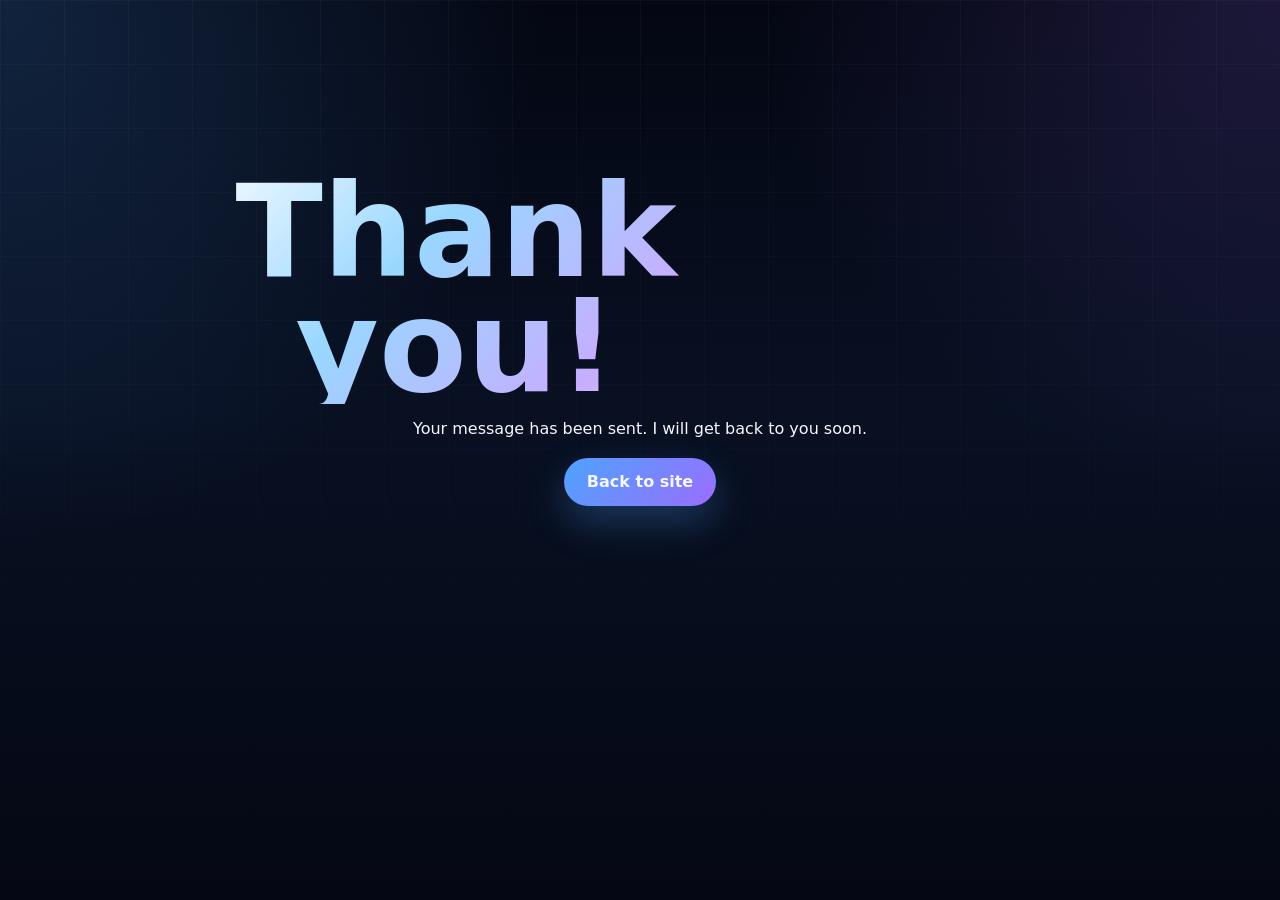
<file: thank-you.html>
<!doctype html>
<html lang="en">
<head>
  <meta charset="utf-8">
  <meta name="viewport" content="width=device-width,initial-scale=1">
  <title>Thank You — Vinit Gupta</title>
  <link rel="stylesheet" href="/style.css">
</head>
<body>
  <main class="section">
    <div class="container" style="text-align:center;padding:4rem 1rem;">
      <h1>Thank you!</h1>
      <p>Your message has been sent. I will get back to you soon.</p>
      <p><a class="btn primary" href="/">Back to site</a></p>
    </div>
  </main>
</body>
</html>
</file>
<file: style.css>
:root {
  /* Design tokens */
  --bg: #050814;
  --bg-soft: #0a1022;
  --panel: rgba(255, 255, 255, 0.075);
  --panel-strong: rgba(255, 255, 255, 0.12);
  --text: #f4f7fb;
  --muted: #a8b3c7;
  --line: rgba(255, 255, 255, 0.14);
  --blue: #4da3ff;
  --cyan: #5ee7df;
  --violet: #9b6dff;
  --pink: #ff73c7;
  --green: #6df7a7;
  --shadow: 0 24px 80px rgba(0, 0, 0, 0.36);
  --radius: 24px;
  --radius-sm: 16px;
  --max-width: 1180px;
}

* {
  box-sizing: border-box;
}

html {
  scroll-behavior: smooth;
}

body {
  margin: 0;
  min-height: 100vh;
  color: var(--text);
  background:
    radial-gradient(circle at top left, rgba(77, 163, 255, 0.18), transparent 34rem),
    radial-gradient(circle at top right, rgba(155, 109, 255, 0.16), transparent 32rem),
    linear-gradient(180deg, #040713 0%, #081022 46%, #050814 100%);
  font-family: Inter, ui-sans-serif, system-ui, -apple-system, BlinkMacSystemFont, "Segoe UI", sans-serif;
  line-height: 1.6;
}

body::before {
  /* Subtle grid texture for a technical premium feel */
  position: fixed;
  inset: 0;
  z-index: -2;
  pointer-events: none;
  content: "";
  background-image:
    linear-gradient(rgba(255, 255, 255, 0.035) 1px, transparent 1px),
    linear-gradient(90deg, rgba(255, 255, 255, 0.035) 1px, transparent 1px);
  background-size: 64px 64px;
  mask-image: linear-gradient(to bottom, rgba(0, 0, 0, 0.9), transparent 82%);
}

a {
  color: inherit;
  text-decoration: none;
}

img,
svg {
  max-width: 100%;
}

.container {
  width: min(100% - 40px, var(--max-width));
  margin-inline: auto;
}

.section {
  padding: 110px 0;
  position: relative;
}

.site-header {
  /* Sticky glass navigation */
  position: sticky;
  top: 0;
  z-index: 20;
  border-bottom: 1px solid rgba(255, 255, 255, 0.08);
  background: rgba(5, 8, 20, 0.72);
  backdrop-filter: blur(22px);
}

.navbar {
  width: min(100% - 40px, var(--max-width));
  min-height: 76px;
  margin-inline: auto;
  display: flex;
  align-items: center;
  justify-content: space-between;
  gap: 24px;
}

.brand,
.nav-links {
  display: flex;
  align-items: center;
}

.brand {
  gap: 12px;
  font-weight: 800;
  letter-spacing: 0;
}

.brand-mark {
  display: grid;
  width: 42px;
  height: 42px;
  place-items: center;
  border: 1px solid rgba(255, 255, 255, 0.22);
  border-radius: 14px;
  background: linear-gradient(135deg, var(--blue), var(--violet));
  box-shadow: 0 12px 30px rgba(77, 163, 255, 0.28);
  font-size: 0.86rem;
}

.nav-links {
  gap: 8px;
  padding: 8px;
  border: 1px solid rgba(255, 255, 255, 0.1);
  border-radius: 999px;
  background: rgba(255, 255, 255, 0.045);
}

.nav-links a {
  padding: 8px 13px;
  border-radius: 999px;
  color: var(--muted);
  font-size: 0.9rem;
  transition: color 0.25s ease, background 0.25s ease;
}

.nav-links a:hover {
  color: var(--text);
  background: rgba(255, 255, 255, 0.09);
}

.hero {
  /* First viewport portfolio signal */
  min-height: calc(100vh - 76px);
  display: flex;
  align-items: center;
  overflow: hidden;
  padding: 86px 0 110px;
}

.hero::after {
  position: absolute;
  inset: auto 8% 0;
  height: 1px;
  content: "";
  background: linear-gradient(90deg, transparent, rgba(94, 231, 223, 0.55), transparent);
}

.hero-grid,
.two-column,
.contact-grid {
  display: grid;
  grid-template-columns: 1.05fr 0.95fr;
  align-items: center;
  gap: 70px;
}

.hero-glow {
  position: absolute;
  z-index: -1;
  width: 380px;
  height: 380px;
  border-radius: 999px;
  filter: blur(30px);
  opacity: 0.7;
  animation: drift 11s ease-in-out infinite alternate;
}

.glow-one {
  top: 15%;
  left: 5%;
  background: rgba(77, 163, 255, 0.18);
}

.glow-two {
  right: 5%;
  bottom: 8%;
  background: rgba(255, 115, 199, 0.15);
  animation-delay: -3s;
}

.eyebrow {
  margin: 0 0 14px;
  color: var(--cyan);
  font-size: 0.78rem;
  font-weight: 800;
  letter-spacing: 0.16em;
  text-transform: uppercase;
}

h1,
h2,
h3,
p {
  margin-top: 0;
}

h1 {
  max-width: 780px;
  margin-bottom: 12px;
  font-size: clamp(4rem, 10vw, 8.6rem);
  line-height: 0.9;
  letter-spacing: 0;
  background: linear-gradient(135deg, #ffffff 10%, #99d7ff 42%, #c7adff 72%, #ffffff 100%);
  -webkit-background-clip: text;
  background-clip: text;
  color: transparent;
}

.hero-name {
  position: relative;
  display: inline-grid;
  gap: 4px;
  padding: 8px 0 18px;
  filter: drop-shadow(0 22px 42px rgba(77, 163, 255, 0.18));
}

.hero-name span {
  display: block;
  background:
    linear-gradient(120deg, #ffffff 0%, #88d9ff 28%, #bda3ff 58%, #ffb3de 84%, #ffffff 100%);
  background-size: 220% auto;
  -webkit-background-clip: text;
  background-clip: text;
  color: transparent;
  animation: nameShine 6s ease-in-out infinite alternate;
}

.hero-name span:last-child {
  margin-left: clamp(34px, 7vw, 92px);
}

.hero-name::before {
  position: absolute;
  right: 4px;
  top: 8px;
  padding: 8px 12px;
  border: 1px solid rgba(94, 231, 223, 0.26);
  border-radius: 999px;
  content: "AI/ML";
  color: var(--cyan);
  background: rgba(94, 231, 223, 0.08);
  box-shadow: 0 0 30px rgba(94, 231, 223, 0.14);
  font-size: clamp(0.72rem, 1.6vw, 0.95rem);
  font-weight: 900;
  letter-spacing: 0.12em;
}

.hero-name::after {
  position: absolute;
  left: 4px;
  right: 12%;
  bottom: 0;
  height: 5px;
  border-radius: 999px;
  content: "";
  background: linear-gradient(90deg, var(--cyan), var(--blue), var(--violet), transparent);
  box-shadow: 0 0 26px rgba(94, 231, 223, 0.36);
}

.hero h2,
.section-heading h2 {
  margin-bottom: 20px;
  font-size: clamp(2rem, 5vw, 4.25rem);
  line-height: 1;
  letter-spacing: 0;
}

.hero h2 {
  max-width: 780px;
  font-size: clamp(1.45rem, 3vw, 2.5rem);
}

.hero-text,
.section-heading,
.contact-copy p {
  color: var(--muted);
}

.hero-text {
  max-width: 690px;
  margin-bottom: 34px;
  font-size: 1.08rem;
}

.hero-actions,
.project-actions {
  display: flex;
  flex-wrap: wrap;
  gap: 14px;
  align-items: center;
}

.btn {
  display: inline-flex;
  min-height: 48px;
  align-items: center;
  justify-content: center;
  padding: 0 22px;
  border: 1px solid transparent;
  border-radius: 999px;
  font-weight: 800;
  transition: transform 0.25s ease, border-color 0.25s ease, background 0.25s ease, box-shadow 0.25s ease;
}

.btn:hover {
  transform: translateY(-3px);
}

.btn.primary {
  background: linear-gradient(135deg, var(--blue), var(--violet));
  box-shadow: 0 16px 38px rgba(77, 163, 255, 0.28);
}

.btn.secondary,
.btn.ghost {
  border-color: rgba(255, 255, 255, 0.18);
  background: rgba(255, 255, 255, 0.07);
}

.btn.small {
  min-height: 40px;
  padding-inline: 16px;
  font-size: 0.88rem;
}

.hero-stats {
  display: grid;
  max-width: 620px;
  grid-template-columns: repeat(3, 1fr);
  gap: 12px;
  margin-top: 42px;
}

.hero-stats div,
.glass-card,
.skill-card,
.project-card,
.achievement-card,
.cert-card {
  border: 1px solid var(--line);
  background: linear-gradient(145deg, rgba(255, 255, 255, 0.105), rgba(255, 255, 255, 0.045));
  box-shadow: var(--shadow);
  backdrop-filter: blur(22px);
}

.hero-stats div {
  padding: 18px;
  border-radius: 18px;
}

.hero-stats strong {
  display: block;
  font-size: 1.55rem;
}

.hero-stats span {
  color: var(--muted);
  font-size: 0.88rem;
}

.profile-panel {
  position: relative;
  min-height: 560px;
  display: grid;
  place-items: center;
}

.profile-card {
  position: relative;
  width: min(86vw, 420px);
  aspect-ratio: 1;
  display: grid;
  place-items: center;
  border: 1px solid rgba(255, 255, 255, 0.14);
  border-radius: 34% 66% 44% 56% / 50% 35% 65% 50%;
  background:
    linear-gradient(145deg, rgba(77, 163, 255, 0.2), rgba(155, 109, 255, 0.12)),
    rgba(255, 255, 255, 0.06);
  box-shadow: 0 38px 100px rgba(0, 0, 0, 0.42);
  animation: morph 8s ease-in-out infinite;
}

.profile-image {
  width: 72%;
  aspect-ratio: 1;
  display: grid;
  place-items: center;
  overflow: hidden;
  border: 1px solid rgba(255, 255, 255, 0.2);
  border-radius: 50%;
  background:
    radial-gradient(circle at 42% 28%, rgba(255, 255, 255, 0.45), transparent 13%),
    linear-gradient(135deg, #18213b, #0b1021 54%, #223a72);
}

.profile-image span {
  font-size: clamp(4rem, 12vw, 7rem);
  font-weight: 900;
  background: linear-gradient(135deg, var(--cyan), var(--pink));
  -webkit-background-clip: text;
  background-clip: text;
  color: transparent;
}

.profile-image img {
  width: 100%;
  height: 100%;
  object-fit: cover;
  display: block;
}

.orbit {
  position: absolute;
  border: 1px solid rgba(94, 231, 223, 0.35);
  border-radius: 50%;
}

.orbit-one {
  inset: 28px;
  animation: rotate 18s linear infinite;
}

.orbit-two {
  inset: -22px;
  border-color: rgba(155, 109, 255, 0.3);
  animation: rotate 24s linear infinite reverse;
}

.floating-card {
  position: absolute;
  display: flex;
  gap: 10px;
  align-items: center;
  padding: 14px 16px;
  border: 1px solid rgba(255, 255, 255, 0.16);
  border-radius: 18px;
  background: rgba(8, 16, 34, 0.76);
  box-shadow: var(--shadow);
  backdrop-filter: blur(18px);
  font-weight: 800;
}

.card-top {
  top: 78px;
  right: 10px;
}

.card-bottom {
  left: 8px;
  bottom: 92px;
}

.dot,
.spark {
  display: inline-grid;
  width: 24px;
  height: 24px;
  place-items: center;
  border-radius: 50%;
  background: rgba(109, 247, 167, 0.16);
  color: var(--green);
}

.dot::after {
  width: 9px;
  height: 9px;
  border-radius: 50%;
  content: "";
  background: var(--green);
  box-shadow: 0 0 14px var(--green);
}

.section-heading {
  max-width: 760px;
}

.section-heading.centered {
  margin: 0 auto 48px;
  text-align: center;
}

.section-heading h2 {
  color: var(--text);
}

.about-copy {
  padding: 34px;
  border-radius: var(--radius);
}

.about-copy p:last-child {
  margin-bottom: 0;
}

.skills-grid,
.achievement-grid,
.cert-grid {
  /* Responsive card systems */
  display: grid;
  grid-template-columns: repeat(3, 1fr);
  gap: 18px;
}

.skill-card,
.achievement-card,
.cert-card,
.project-card {
  position: relative;
  overflow: hidden;
  border-radius: var(--radius);
  transition: transform 0.28s ease, border-color 0.28s ease, background 0.28s ease;
}

.skill-card::before,
.project-card::before,
.cert-card::before {
  position: absolute;
  inset: 0;
  opacity: 0;
  content: "";
  background: radial-gradient(circle at top right, rgba(94, 231, 223, 0.18), transparent 34%);
  transition: opacity 0.28s ease;
}

.skill-card:hover,
.project-card:hover,
.achievement-card:hover,
.cert-card:hover {
  transform: translateY(-8px);
  border-color: rgba(94, 231, 223, 0.36);
}

.skill-card:hover::before,
.project-card:hover::before,
.cert-card:hover::before {
  opacity: 1;
}

.skill-card {
  padding: 26px;
}

.skill-card h3,
.project-card h3,
.achievement-card h3,
.cert-card h3 {
  position: relative;
  margin-bottom: 14px;
  font-size: 1.16rem;
}

.badges,
.tags {
  position: relative;
  display: flex;
  flex-wrap: wrap;
  gap: 9px;
}

.badges span,
.tags span {
  padding: 7px 10px;
  border: 1px solid rgba(255, 255, 255, 0.11);
  border-radius: 999px;
  color: #dce7f7;
  background: rgba(255, 255, 255, 0.07);
  font-size: 0.82rem;
}

.meter {
  position: relative;
  height: 8px;
  margin-top: 24px;
  overflow: hidden;
  border-radius: 999px;
  background: rgba(255, 255, 255, 0.08);
}

.meter span {
  display: block;
  height: 100%;
  border-radius: inherit;
  background: linear-gradient(90deg, var(--cyan), var(--blue), var(--violet));
}

.projects-grid {
  display: grid;
  grid-template-columns: 1.15fr 0.85fr;
  gap: 20px;
}

.project-card {
  min-height: 360px;
  padding: 30px;
  border: 1px solid rgba(255, 255, 255, 0.15);
  background:
    linear-gradient(var(--bg-soft), var(--bg-soft)) padding-box,
    linear-gradient(135deg, rgba(77, 163, 255, 0.8), rgba(155, 109, 255, 0.65), rgba(94, 231, 223, 0.5)) border-box;
}

.project-card.featured {
  grid-row: span 2;
}

.project-topline {
  position: relative;
  display: flex;
  justify-content: space-between;
  gap: 16px;
  margin-bottom: 54px;
  color: var(--muted);
  font-size: 0.86rem;
}

.project-index {
  color: var(--cyan);
  font-weight: 900;
}

.project-card p {
  position: relative;
  color: var(--muted);
}

.project-actions {
  position: relative;
  margin-top: 24px;
}

.achievement-card,
.cert-card {
  padding: 28px;
}

.achievement-card span,
.cert-icon {
  display: grid;
  width: 56px;
  height: 56px;
  place-items: center;
  margin-bottom: 22px;
  border-radius: 18px;
  background: linear-gradient(135deg, rgba(77, 163, 255, 0.22), rgba(155, 109, 255, 0.2));
  color: var(--cyan);
  font-weight: 900;
}

.achievement-card p,
.cert-card p {
  margin-bottom: 14px;
  color: var(--muted);
}

.inline-link {
  position: relative;
  display: inline-flex;
  align-items: center;
  color: var(--cyan);
  font-weight: 800;
}

.inline-link:hover {
  color: var(--text);
}

.timeline {
  /* Vertical education timeline */
  position: relative;
  padding-left: 28px;
}

.timeline::before {
  position: absolute;
  top: 8px;
  bottom: 8px;
  left: 7px;
  width: 1px;
  content: "";
  background: linear-gradient(var(--cyan), var(--violet), transparent);
}

.timeline-item {
  position: relative;
  padding: 0 0 34px 18px;
}

.timeline-item:last-child {
  padding-bottom: 0;
}

.timeline-dot {
  position: absolute;
  top: 8px;
  left: -26px;
  width: 15px;
  height: 15px;
  border: 3px solid var(--bg);
  border-radius: 50%;
  background: var(--cyan);
  box-shadow: 0 0 18px rgba(94, 231, 223, 0.75);
}

.timeline-date {
  margin-bottom: 6px;
  color: var(--cyan);
  font-size: 0.84rem;
  font-weight: 800;
  text-transform: uppercase;
}

.timeline h3 {
  margin-bottom: 4px;
}

.timeline p:not(.timeline-date) {
  color: var(--muted);
}

.contact-section {
  padding-bottom: 90px;
}

.contact-copy h2 {
  margin-bottom: 18px;
  font-size: clamp(2.25rem, 5vw, 4.6rem);
  line-height: 1;
}

.contact-list {
  display: grid;
  gap: 12px;
  margin-top: 32px;
}

.contact-list a {
  display: flex;
  align-items: center;
  gap: 12px;
  color: var(--muted);
}

.contact-list a:hover {
  color: var(--text);
}

.contact-list span {
  display: grid;
  width: 36px;
  height: 36px;
  place-items: center;
  border: 1px solid rgba(255, 255, 255, 0.13);
  border-radius: 12px;
  color: var(--cyan);
  background: rgba(255, 255, 255, 0.07);
  font-size: 0.75rem;
  font-weight: 900;
}

.contact-form {
  display: grid;
  gap: 12px;
  padding: 30px;
  border-radius: var(--radius);
}

.contact-form label {
  color: #d9e4f5;
  font-weight: 800;
  font-size: 0.9rem;
}

.contact-form input,
.contact-form textarea {
  width: 100%;
  border: 1px solid rgba(255, 255, 255, 0.14);
  border-radius: 16px;
  outline: 0;
  color: var(--text);
  background: rgba(255, 255, 255, 0.07);
  font: inherit;
}

.contact-form input {
  min-height: 50px;
  padding: 0 16px;
}

.contact-form textarea {
  resize: vertical;
  padding: 14px 16px;
}

.contact-form input:focus,
.contact-form textarea:focus {
  border-color: rgba(94, 231, 223, 0.6);
  box-shadow: 0 0 0 4px rgba(94, 231, 223, 0.08);
}

.site-footer {
  border-top: 1px solid rgba(255, 255, 255, 0.08);
  background: rgba(3, 6, 16, 0.78);
}

.footer-inner {
  min-height: 86px;
  display: flex;
  align-items: center;
  justify-content: space-between;
  gap: 20px;
  color: var(--muted);
}

.footer-inner p {
  margin: 0;
}

.footer-inner a {
  color: var(--cyan);
  font-weight: 800;
}

.reveal {
  animation: reveal 0.8s ease both;
  animation-timeline: view();
  animation-range: entry 0% cover 28%;
}

@keyframes reveal {
  from {
    opacity: 0;
    transform: translateY(26px);
  }
  to {
    opacity: 1;
    transform: translateY(0);
  }
}

@keyframes drift {
  to {
    transform: translate3d(26px, -18px, 0) scale(1.08);
  }
}

@keyframes morph {
  0%,
  100% {
    border-radius: 34% 66% 44% 56% / 50% 35% 65% 50%;
  }
  50% {
    border-radius: 58% 42% 62% 38% / 38% 58% 42% 62%;
  }
}

@keyframes rotate {
  to {
    transform: rotate(360deg);
  }
}

@keyframes nameShine {
  from {
    background-position: 0% center;
  }
  to {
    background-position: 100% center;
  }
}

@media (prefers-reduced-motion: reduce) {
  *,
  *::before,
  *::after {
    scroll-behavior: auto !important;
    animation-duration: 0.001ms !important;
    animation-iteration-count: 1 !important;
    transition-duration: 0.001ms !important;
  }
}

@media (max-width: 980px) {
  /* Tablet layout */
  .section {
    padding: 86px 0;
  }

  .navbar {
    min-height: auto;
    padding: 16px 0;
    align-items: flex-start;
    flex-direction: column;
  }

  .nav-links {
    width: 100%;
    overflow-x: auto;
    justify-content: flex-start;
  }

  .hero-grid,
  .two-column,
  .contact-grid {
    grid-template-columns: 1fr;
    gap: 46px;
  }

  .hero {
    min-height: auto;
    padding-top: 72px;
  }

  .profile-panel {
    min-height: 470px;
    order: -1;
  }

  .skills-grid,
  .achievement-grid,
  .cert-grid,
  .projects-grid {
    grid-template-columns: repeat(2, 1fr);
  }

  .project-card.featured {
    grid-row: auto;
    grid-column: span 2;
  }
}

@media (max-width: 680px) {
  /* Mobile layout */
  .container,
  .navbar {
    width: min(100% - 28px, var(--max-width));
  }

  .section {
    padding: 72px 0;
  }

  .brand {
    width: 100%;
    justify-content: space-between;
  }

  .nav-links a {
    padding-inline: 11px;
    white-space: nowrap;
  }

  h1 {
    font-size: clamp(3.2rem, 18vw, 5rem);
  }

  .hero-name {
    padding-right: 0;
  }

  .hero-name span:last-child {
    margin-left: clamp(22px, 10vw, 48px);
  }

  .hero-name::before {
    right: 0;
    top: -6px;
  }

  .hero h2,
  .section-heading h2,
  .contact-copy h2 {
    font-size: clamp(1.8rem, 10vw, 2.8rem);
  }

  .hero-stats,
  .skills-grid,
  .achievement-grid,
  .cert-grid,
  .projects-grid {
    grid-template-columns: 1fr;
  }

  .project-card.featured {
    grid-column: auto;
  }

  .profile-panel {
    min-height: 380px;
  }

  .floating-card {
    padding: 12px 13px;
    font-size: 0.86rem;
  }

  .card-top {
    top: 30px;
  }

  .card-bottom {
    bottom: 46px;
  }

  .hero-actions,
  .project-actions {
    align-items: stretch;
    flex-direction: column;
  }

  .btn {
    width: 100%;
  }

  .about-copy,
  .contact-form,
  .project-card,
  .skill-card,
  .achievement-card,
  .cert-card {
    border-radius: 18px;
  }

  .footer-inner {
    padding: 22px 0;
    align-items: flex-start;
    flex-direction: column;
  }
}
</file>
<file: portfolio/style.css>
:root {
  /* Design tokens */
  --bg: #050814;
  --bg-soft: #0a1022;
  --panel: rgba(255, 255, 255, 0.075);
  --panel-strong: rgba(255, 255, 255, 0.12);
  --text: #f4f7fb;
  --muted: #a8b3c7;
  --line: rgba(255, 255, 255, 0.14);
  --blue: #4da3ff;
  --cyan: #5ee7df;
  --violet: #9b6dff;
  --pink: #ff73c7;
  --green: #6df7a7;
  --shadow: 0 24px 80px rgba(0, 0, 0, 0.36);
  --radius: 24px;
  --radius-sm: 16px;
  --max-width: 1180px;
}

* {
  box-sizing: border-box;
}

html {
  scroll-behavior: smooth;
}

body {
  margin: 0;
  min-height: 100vh;
  color: var(--text);
  background:
    radial-gradient(circle at top left, rgba(77, 163, 255, 0.18), transparent 34rem),
    radial-gradient(circle at top right, rgba(155, 109, 255, 0.16), transparent 32rem),
    linear-gradient(180deg, #040713 0%, #081022 46%, #050814 100%);
  font-family: Inter, ui-sans-serif, system-ui, -apple-system, BlinkMacSystemFont, "Segoe UI", sans-serif;
  line-height: 1.6;
}

body::before {
  /* Subtle grid texture for a technical premium feel */
  position: fixed;
  inset: 0;
  z-index: -2;
  pointer-events: none;
  content: "";
  background-image:
    linear-gradient(rgba(255, 255, 255, 0.035) 1px, transparent 1px),
    linear-gradient(90deg, rgba(255, 255, 255, 0.035) 1px, transparent 1px);
  background-size: 64px 64px;
  mask-image: linear-gradient(to bottom, rgba(0, 0, 0, 0.9), transparent 82%);
}

a {
  color: inherit;
  text-decoration: none;
}

img,
svg {
  max-width: 100%;
}

.container {
  width: min(100% - 40px, var(--max-width));
  margin-inline: auto;
}

.section {
  padding: 110px 0;
  position: relative;
}

.site-header {
  /* Sticky glass navigation */
  position: sticky;
  top: 0;
  z-index: 20;
  border-bottom: 1px solid rgba(255, 255, 255, 0.08);
  background: rgba(5, 8, 20, 0.72);
  backdrop-filter: blur(22px);
}

.navbar {
  width: min(100% - 40px, var(--max-width));
  min-height: 76px;
  margin-inline: auto;
  display: flex;
  align-items: center;
  justify-content: space-between;
  gap: 24px;
}

.brand,
.nav-links {
  display: flex;
  align-items: center;
}

.brand {
  gap: 12px;
  font-weight: 800;
  letter-spacing: 0;
}

.brand-mark {
  display: grid;
  width: 42px;
  height: 42px;
  place-items: center;
  border: 1px solid rgba(255, 255, 255, 0.22);
  border-radius: 14px;
  background: linear-gradient(135deg, var(--blue), var(--violet));
  box-shadow: 0 12px 30px rgba(77, 163, 255, 0.28);
  font-size: 0.86rem;
}

.nav-links {
  gap: 8px;
  padding: 8px;
  border: 1px solid rgba(255, 255, 255, 0.1);
  border-radius: 999px;
  background: rgba(255, 255, 255, 0.045);
}

.nav-links a {
  padding: 8px 13px;
  border-radius: 999px;
  color: var(--muted);
  font-size: 0.9rem;
  transition: color 0.25s ease, background 0.25s ease;
}

.nav-links a:hover {
  color: var(--text);
  background: rgba(255, 255, 255, 0.09);
}

.hero {
  /* First viewport portfolio signal */
  min-height: calc(100vh - 76px);
  display: flex;
  align-items: center;
  overflow: hidden;
  padding: 86px 0 110px;
}

.hero::after {
  position: absolute;
  inset: auto 8% 0;
  height: 1px;
  content: "";
  background: linear-gradient(90deg, transparent, rgba(94, 231, 223, 0.55), transparent);
}

.hero-grid,
.two-column,
.contact-grid {
  display: grid;
  grid-template-columns: 1.05fr 0.95fr;
  align-items: center;
  gap: 70px;
}

.hero-glow {
  position: absolute;
  z-index: -1;
  width: 380px;
  height: 380px;
  border-radius: 999px;
  filter: blur(30px);
  opacity: 0.7;
  animation: drift 11s ease-in-out infinite alternate;
}

.glow-one {
  top: 15%;
  left: 5%;
  background: rgba(77, 163, 255, 0.18);
}

.glow-two {
  right: 5%;
  bottom: 8%;
  background: rgba(255, 115, 199, 0.15);
  animation-delay: -3s;
}

.eyebrow {
  margin: 0 0 14px;
  color: var(--cyan);
  font-size: 0.78rem;
  font-weight: 800;
  letter-spacing: 0.16em;
  text-transform: uppercase;
}

h1,
h2,
h3,
p {
  margin-top: 0;
}

h1 {
  max-width: 780px;
  margin-bottom: 12px;
  font-size: clamp(4rem, 10vw, 8.6rem);
  line-height: 0.9;
  letter-spacing: 0;
  background: linear-gradient(135deg, #ffffff 10%, #99d7ff 42%, #c7adff 72%, #ffffff 100%);
  -webkit-background-clip: text;
  background-clip: text;
  color: transparent;
}

.hero-name {
  position: relative;
  display: inline-grid;
  gap: 4px;
  padding: 8px 0 18px;
  filter: drop-shadow(0 22px 42px rgba(77, 163, 255, 0.18));
}

.hero-name span {
  display: block;
  background:
    linear-gradient(120deg, #ffffff 0%, #88d9ff 28%, #bda3ff 58%, #ffb3de 84%, #ffffff 100%);
  background-size: 220% auto;
  -webkit-background-clip: text;
  background-clip: text;
  color: transparent;
  animation: nameShine 6s ease-in-out infinite alternate;
}

.hero-name span:last-child {
  margin-left: clamp(34px, 7vw, 92px);
}

.hero-name::before {
  position: absolute;
  right: 4px;
  top: 8px;
  padding: 8px 12px;
  border: 1px solid rgba(94, 231, 223, 0.26);
  border-radius: 999px;
  content: "AI/ML";
  color: var(--cyan);
  background: rgba(94, 231, 223, 0.08);
  box-shadow: 0 0 30px rgba(94, 231, 223, 0.14);
  font-size: clamp(0.72rem, 1.6vw, 0.95rem);
  font-weight: 900;
  letter-spacing: 0.12em;
}

.hero-name::after {
  position: absolute;
  left: 4px;
  right: 12%;
  bottom: 0;
  height: 5px;
  border-radius: 999px;
  content: "";
  background: linear-gradient(90deg, var(--cyan), var(--blue), var(--violet), transparent);
  box-shadow: 0 0 26px rgba(94, 231, 223, 0.36);
}

.hero h2,
.section-heading h2 {
  margin-bottom: 20px;
  font-size: clamp(2rem, 5vw, 4.25rem);
  line-height: 1;
  letter-spacing: 0;
}

.hero h2 {
  max-width: 780px;
  font-size: clamp(1.45rem, 3vw, 2.5rem);
}

.hero-text,
.section-heading,
.contact-copy p {
  color: var(--muted);
}

.hero-text {
  max-width: 690px;
  margin-bottom: 34px;
  font-size: 1.08rem;
}

.hero-actions,
.project-actions {
  display: flex;
  flex-wrap: wrap;
  gap: 14px;
  align-items: center;
}

.btn {
  display: inline-flex;
  min-height: 48px;
  align-items: center;
  justify-content: center;
  padding: 0 22px;
  border: 1px solid transparent;
  border-radius: 999px;
  font-weight: 800;
  transition: transform 0.25s ease, border-color 0.25s ease, background 0.25s ease, box-shadow 0.25s ease;
}

.btn:hover {
  transform: translateY(-3px);
}

.btn.primary {
  background: linear-gradient(135deg, var(--blue), var(--violet));
  box-shadow: 0 16px 38px rgba(77, 163, 255, 0.28);
}

.btn.secondary,
.btn.ghost {
  border-color: rgba(255, 255, 255, 0.18);
  background: rgba(255, 255, 255, 0.07);
}

.btn.small {
  min-height: 40px;
  padding-inline: 16px;
  font-size: 0.88rem;
}

.hero-stats {
  display: grid;
  max-width: 620px;
  grid-template-columns: repeat(3, 1fr);
  gap: 12px;
  margin-top: 42px;
}

.hero-stats div,
.glass-card,
.skill-card,
.project-card,
.achievement-card,
.cert-card {
  border: 1px solid var(--line);
  background: linear-gradient(145deg, rgba(255, 255, 255, 0.105), rgba(255, 255, 255, 0.045));
  box-shadow: var(--shadow);
  backdrop-filter: blur(22px);
}

.hero-stats div {
  padding: 18px;
  border-radius: 18px;
}

.hero-stats strong {
  display: block;
  font-size: 1.55rem;
}

.hero-stats span {
  color: var(--muted);
  font-size: 0.88rem;
}

.profile-panel {
  position: relative;
  min-height: 560px;
  display: grid;
  place-items: center;
}

.profile-card {
  position: relative;
  width: min(86vw, 420px);
  aspect-ratio: 1;
  display: grid;
  place-items: center;
  border: 1px solid rgba(255, 255, 255, 0.14);
  border-radius: 34% 66% 44% 56% / 50% 35% 65% 50%;
  background:
    linear-gradient(145deg, rgba(77, 163, 255, 0.2), rgba(155, 109, 255, 0.12)),
    rgba(255, 255, 255, 0.06);
  box-shadow: 0 38px 100px rgba(0, 0, 0, 0.42);
  animation: morph 8s ease-in-out infinite;
}

.profile-image {
  width: 72%;
  aspect-ratio: 1;
  display: grid;
  place-items: center;
  overflow: hidden;
  border: 1px solid rgba(255, 255, 255, 0.2);
  border-radius: 50%;
  background:
    radial-gradient(circle at 42% 28%, rgba(255, 255, 255, 0.45), transparent 13%),
    linear-gradient(135deg, #18213b, #0b1021 54%, #223a72);
}

.profile-image span {
  font-size: clamp(4rem, 12vw, 7rem);
  font-weight: 900;
  background: linear-gradient(135deg, var(--cyan), var(--pink));
  -webkit-background-clip: text;
  background-clip: text;
  color: transparent;
}

.orbit {
  position: absolute;
  border: 1px solid rgba(94, 231, 223, 0.35);
  border-radius: 50%;
}

.orbit-one {
  inset: 28px;
  animation: rotate 18s linear infinite;
}

.orbit-two {
  inset: -22px;
  border-color: rgba(155, 109, 255, 0.3);
  animation: rotate 24s linear infinite reverse;
}

.floating-card {
  position: absolute;
  display: flex;
  gap: 10px;
  align-items: center;
  padding: 14px 16px;
  border: 1px solid rgba(255, 255, 255, 0.16);
  border-radius: 18px;
  background: rgba(8, 16, 34, 0.76);
  box-shadow: var(--shadow);
  backdrop-filter: blur(18px);
  font-weight: 800;
}

.card-top {
  top: 78px;
  right: 10px;
}

.card-bottom {
  left: 8px;
  bottom: 92px;
}

.dot,
.spark {
  display: inline-grid;
  width: 24px;
  height: 24px;
  place-items: center;
  border-radius: 50%;
  background: rgba(109, 247, 167, 0.16);
  color: var(--green);
}

.dot::after {
  width: 9px;
  height: 9px;
  border-radius: 50%;
  content: "";
  background: var(--green);
  box-shadow: 0 0 14px var(--green);
}

.section-heading {
  max-width: 760px;
}

.section-heading.centered {
  margin: 0 auto 48px;
  text-align: center;
}

.section-heading h2 {
  color: var(--text);
}

.about-copy {
  padding: 34px;
  border-radius: var(--radius);
}

.about-copy p:last-child {
  margin-bottom: 0;
}

.skills-grid,
.achievement-grid,
.cert-grid {
  /* Responsive card systems */
  display: grid;
  grid-template-columns: repeat(3, 1fr);
  gap: 18px;
}

.skill-card,
.achievement-card,
.cert-card,
.project-card {
  position: relative;
  overflow: hidden;
  border-radius: var(--radius);
  transition: transform 0.28s ease, border-color 0.28s ease, background 0.28s ease;
}

.skill-card::before,
.project-card::before,
.cert-card::before {
  position: absolute;
  inset: 0;
  opacity: 0;
  content: "";
  background: radial-gradient(circle at top right, rgba(94, 231, 223, 0.18), transparent 34%);
  transition: opacity 0.28s ease;
}

.skill-card:hover,
.project-card:hover,
.achievement-card:hover,
.cert-card:hover {
  transform: translateY(-8px);
  border-color: rgba(94, 231, 223, 0.36);
}

.skill-card:hover::before,
.project-card:hover::before,
.cert-card:hover::before {
  opacity: 1;
}

.skill-card {
  padding: 26px;
}

.skill-card h3,
.project-card h3,
.achievement-card h3,
.cert-card h3 {
  position: relative;
  margin-bottom: 14px;
  font-size: 1.16rem;
}

.badges,
.tags {
  position: relative;
  display: flex;
  flex-wrap: wrap;
  gap: 9px;
}

.badges span,
.tags span {
  padding: 7px 10px;
  border: 1px solid rgba(255, 255, 255, 0.11);
  border-radius: 999px;
  color: #dce7f7;
  background: rgba(255, 255, 255, 0.07);
  font-size: 0.82rem;
}

.meter {
  position: relative;
  height: 8px;
  margin-top: 24px;
  overflow: hidden;
  border-radius: 999px;
  background: rgba(255, 255, 255, 0.08);
}

.meter span {
  display: block;
  height: 100%;
  border-radius: inherit;
  background: linear-gradient(90deg, var(--cyan), var(--blue), var(--violet));
}

.projects-grid {
  display: grid;
  grid-template-columns: 1.15fr 0.85fr;
  gap: 20px;
}

.project-card {
  min-height: 360px;
  padding: 30px;
  border: 1px solid rgba(255, 255, 255, 0.15);
  background:
    linear-gradient(var(--bg-soft), var(--bg-soft)) padding-box,
    linear-gradient(135deg, rgba(77, 163, 255, 0.8), rgba(155, 109, 255, 0.65), rgba(94, 231, 223, 0.5)) border-box;
}

.project-card.featured {
  grid-row: span 2;
}

.project-topline {
  position: relative;
  display: flex;
  justify-content: space-between;
  gap: 16px;
  margin-bottom: 54px;
  color: var(--muted);
  font-size: 0.86rem;
}

.project-index {
  color: var(--cyan);
  font-weight: 900;
}

.project-card p {
  position: relative;
  color: var(--muted);
}

.project-actions {
  position: relative;
  margin-top: 24px;
}

.achievement-card,
.cert-card {
  padding: 28px;
}

.achievement-card span,
.cert-icon {
  display: grid;
  width: 56px;
  height: 56px;
  place-items: center;
  margin-bottom: 22px;
  border-radius: 18px;
  background: linear-gradient(135deg, rgba(77, 163, 255, 0.22), rgba(155, 109, 255, 0.2));
  color: var(--cyan);
  font-weight: 900;
}

.achievement-card p,
.cert-card p {
  margin-bottom: 14px;
  color: var(--muted);
}

.inline-link {
  position: relative;
  display: inline-flex;
  align-items: center;
  color: var(--cyan);
  font-weight: 800;
}

.inline-link:hover {
  color: var(--text);
}

.timeline {
  /* Vertical education timeline */
  position: relative;
  padding-left: 28px;
}

.timeline::before {
  position: absolute;
  top: 8px;
  bottom: 8px;
  left: 7px;
  width: 1px;
  content: "";
  background: linear-gradient(var(--cyan), var(--violet), transparent);
}

.timeline-item {
  position: relative;
  padding: 0 0 34px 18px;
}

.timeline-item:last-child {
  padding-bottom: 0;
}

.timeline-dot {
  position: absolute;
  top: 8px;
  left: -26px;
  width: 15px;
  height: 15px;
  border: 3px solid var(--bg);
  border-radius: 50%;
  background: var(--cyan);
  box-shadow: 0 0 18px rgba(94, 231, 223, 0.75);
}

.timeline-date {
  margin-bottom: 6px;
  color: var(--cyan);
  font-size: 0.84rem;
  font-weight: 800;
  text-transform: uppercase;
}

.timeline h3 {
  margin-bottom: 4px;
}

.timeline p:not(.timeline-date) {
  color: var(--muted);
}

.contact-section {
  padding-bottom: 90px;
}

.contact-copy h2 {
  margin-bottom: 18px;
  font-size: clamp(2.25rem, 5vw, 4.6rem);
  line-height: 1;
}

.contact-list {
  display: grid;
  gap: 12px;
  margin-top: 32px;
}

.contact-list a {
  display: flex;
  align-items: center;
  gap: 12px;
  color: var(--muted);
}

.contact-list a:hover {
  color: var(--text);
}

.contact-list span {
  display: grid;
  width: 36px;
  height: 36px;
  place-items: center;
  border: 1px solid rgba(255, 255, 255, 0.13);
  border-radius: 12px;
  color: var(--cyan);
  background: rgba(255, 255, 255, 0.07);
  font-size: 0.75rem;
  font-weight: 900;
}

.contact-form {
  display: grid;
  gap: 12px;
  padding: 30px;
  border-radius: var(--radius);
}

.contact-form label {
  color: #d9e4f5;
  font-weight: 800;
  font-size: 0.9rem;
}

.contact-form input,
.contact-form textarea {
  width: 100%;
  border: 1px solid rgba(255, 255, 255, 0.14);
  border-radius: 16px;
  outline: 0;
  color: var(--text);
  background: rgba(255, 255, 255, 0.07);
  font: inherit;
}

.contact-form input {
  min-height: 50px;
  padding: 0 16px;
}

.contact-form textarea {
  resize: vertical;
  padding: 14px 16px;
}

.contact-form input:focus,
.contact-form textarea:focus {
  border-color: rgba(94, 231, 223, 0.6);
  box-shadow: 0 0 0 4px rgba(94, 231, 223, 0.08);
}

.site-footer {
  border-top: 1px solid rgba(255, 255, 255, 0.08);
  background: rgba(3, 6, 16, 0.78);
}

.footer-inner {
  min-height: 86px;
  display: flex;
  align-items: center;
  justify-content: space-between;
  gap: 20px;
  color: var(--muted);
}

.footer-inner p {
  margin: 0;
}

.footer-inner a {
  color: var(--cyan);
  font-weight: 800;
}

.reveal {
  animation: reveal 0.8s ease both;
  animation-timeline: view();
  animation-range: entry 0% cover 28%;
}

@keyframes reveal {
  from {
    opacity: 0;
    transform: translateY(26px);
  }
  to {
    opacity: 1;
    transform: translateY(0);
  }
}

@keyframes drift {
  to {
    transform: translate3d(26px, -18px, 0) scale(1.08);
  }
}

@keyframes morph {
  0%,
  100% {
    border-radius: 34% 66% 44% 56% / 50% 35% 65% 50%;
  }
  50% {
    border-radius: 58% 42% 62% 38% / 38% 58% 42% 62%;
  }
}

@keyframes rotate {
  to {
    transform: rotate(360deg);
  }
}

@keyframes nameShine {
  from {
    background-position: 0% center;
  }
  to {
    background-position: 100% center;
  }
}

@media (prefers-reduced-motion: reduce) {
  *,
  *::before,
  *::after {
    scroll-behavior: auto !important;
    animation-duration: 0.001ms !important;
    animation-iteration-count: 1 !important;
    transition-duration: 0.001ms !important;
  }
}

@media (max-width: 980px) {
  /* Tablet layout */
  .section {
    padding: 86px 0;
  }

  .navbar {
    min-height: auto;
    padding: 16px 0;
    align-items: flex-start;
    flex-direction: column;
  }

  .nav-links {
    width: 100%;
    overflow-x: auto;
    justify-content: flex-start;
  }

  .hero-grid,
  .two-column,
  .contact-grid {
    grid-template-columns: 1fr;
    gap: 46px;
  }

  .hero {
    min-height: auto;
    padding-top: 72px;
  }

  .profile-panel {
    min-height: 470px;
    order: -1;
  }

  .skills-grid,
  .achievement-grid,
  .cert-grid,
  .projects-grid {
    grid-template-columns: repeat(2, 1fr);
  }

  .project-card.featured {
    grid-row: auto;
    grid-column: span 2;
  }
}

@media (max-width: 680px) {
  /* Mobile layout */
  .container,
  .navbar {
    width: min(100% - 28px, var(--max-width));
  }

  .section {
    padding: 72px 0;
  }

  .brand {
    width: 100%;
    justify-content: space-between;
  }

  .nav-links a {
    padding-inline: 11px;
    white-space: nowrap;
  }

  h1 {
    font-size: clamp(3.2rem, 18vw, 5rem);
  }

  .hero-name {
    padding-right: 0;
  }

  .hero-name span:last-child {
    margin-left: clamp(22px, 10vw, 48px);
  }

  .hero-name::before {
    right: 0;
    top: -6px;
  }

  .hero h2,
  .section-heading h2,
  .contact-copy h2 {
    font-size: clamp(1.8rem, 10vw, 2.8rem);
  }

  .hero-stats,
  .skills-grid,
  .achievement-grid,
  .cert-grid,
  .projects-grid {
    grid-template-columns: 1fr;
  }

  .project-card.featured {
    grid-column: auto;
  }

  .profile-panel {
    min-height: 380px;
  }

  .floating-card {
    padding: 12px 13px;
    font-size: 0.86rem;
  }

  .card-top {
    top: 30px;
  }

  .card-bottom {
    bottom: 46px;
  }

  .hero-actions,
  .project-actions {
    align-items: stretch;
    flex-direction: column;
  }

  .btn {
    width: 100%;
  }

  .about-copy,
  .contact-form,
  .project-card,
  .skill-card,
  .achievement-card,
  .cert-card {
    border-radius: 18px;
  }

  .footer-inner {
    padding: 22px 0;
    align-items: flex-start;
    flex-direction: column;
  }
}
</file>
